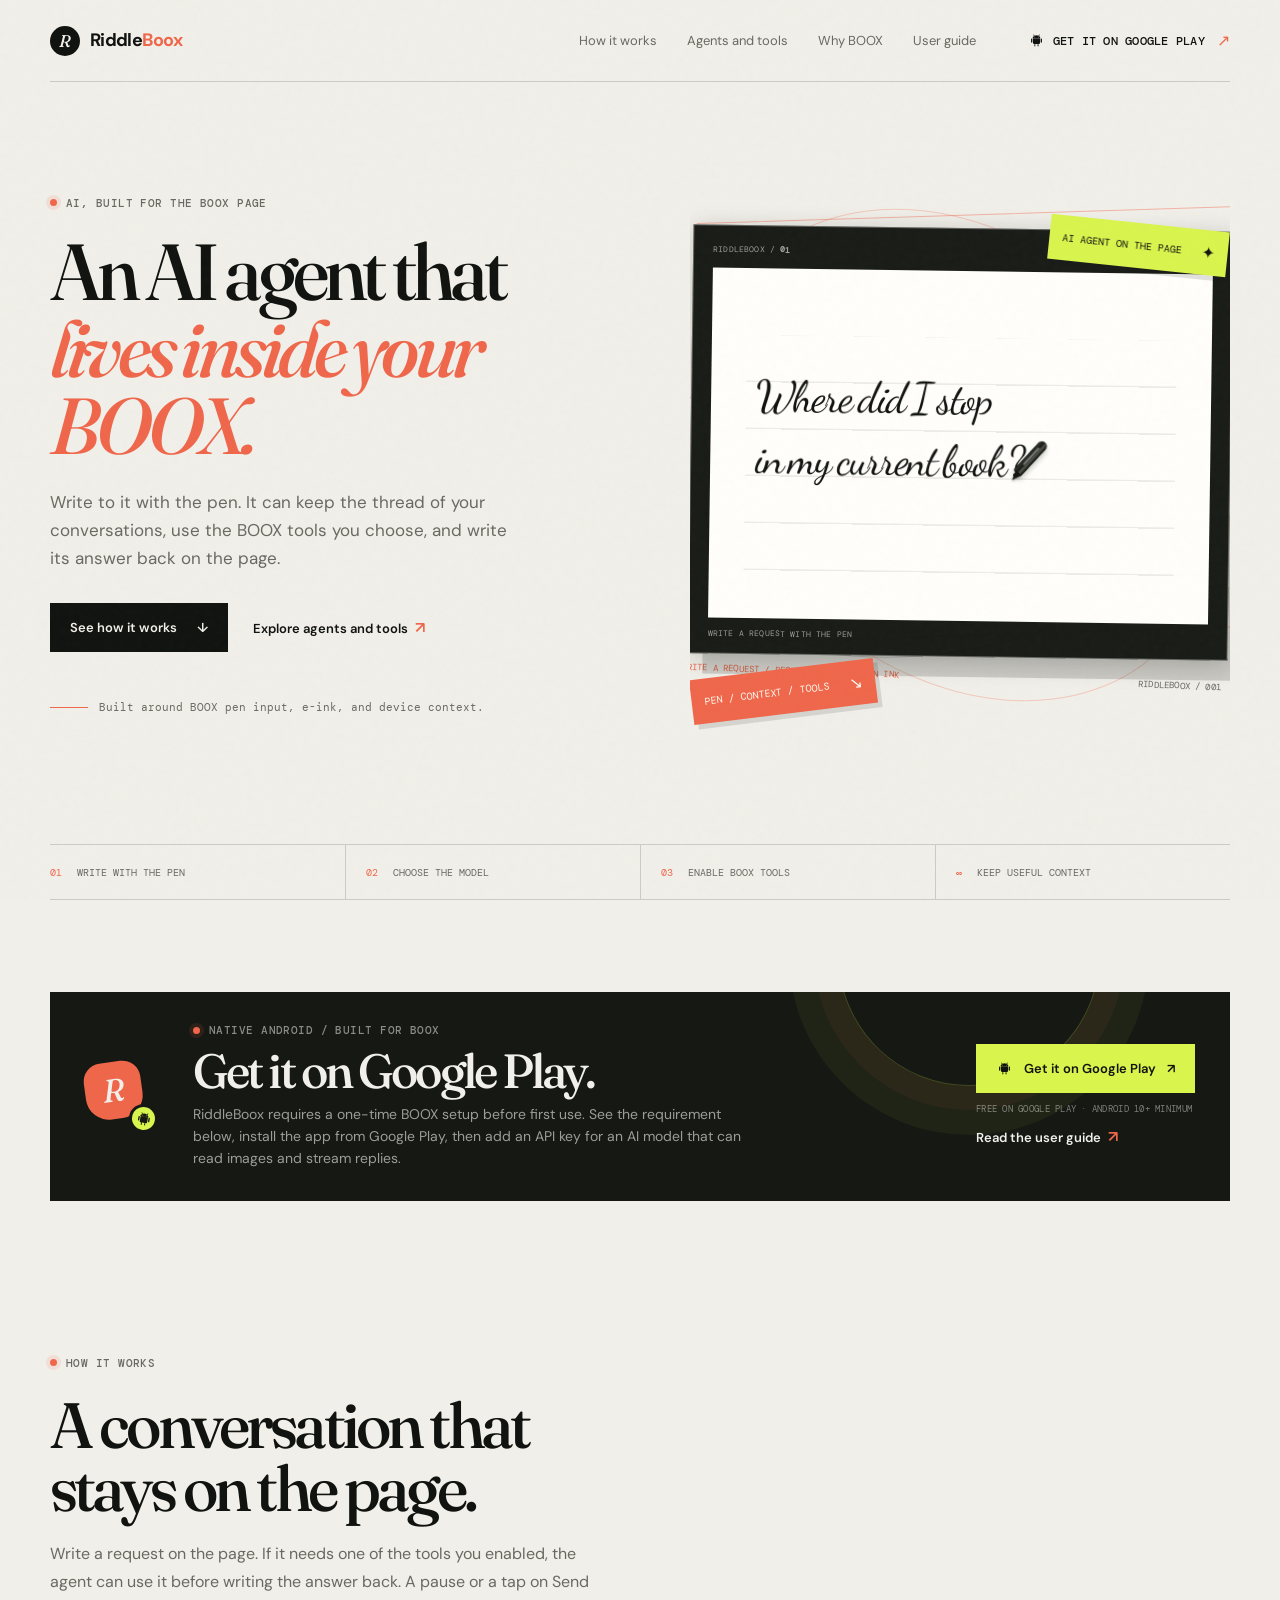
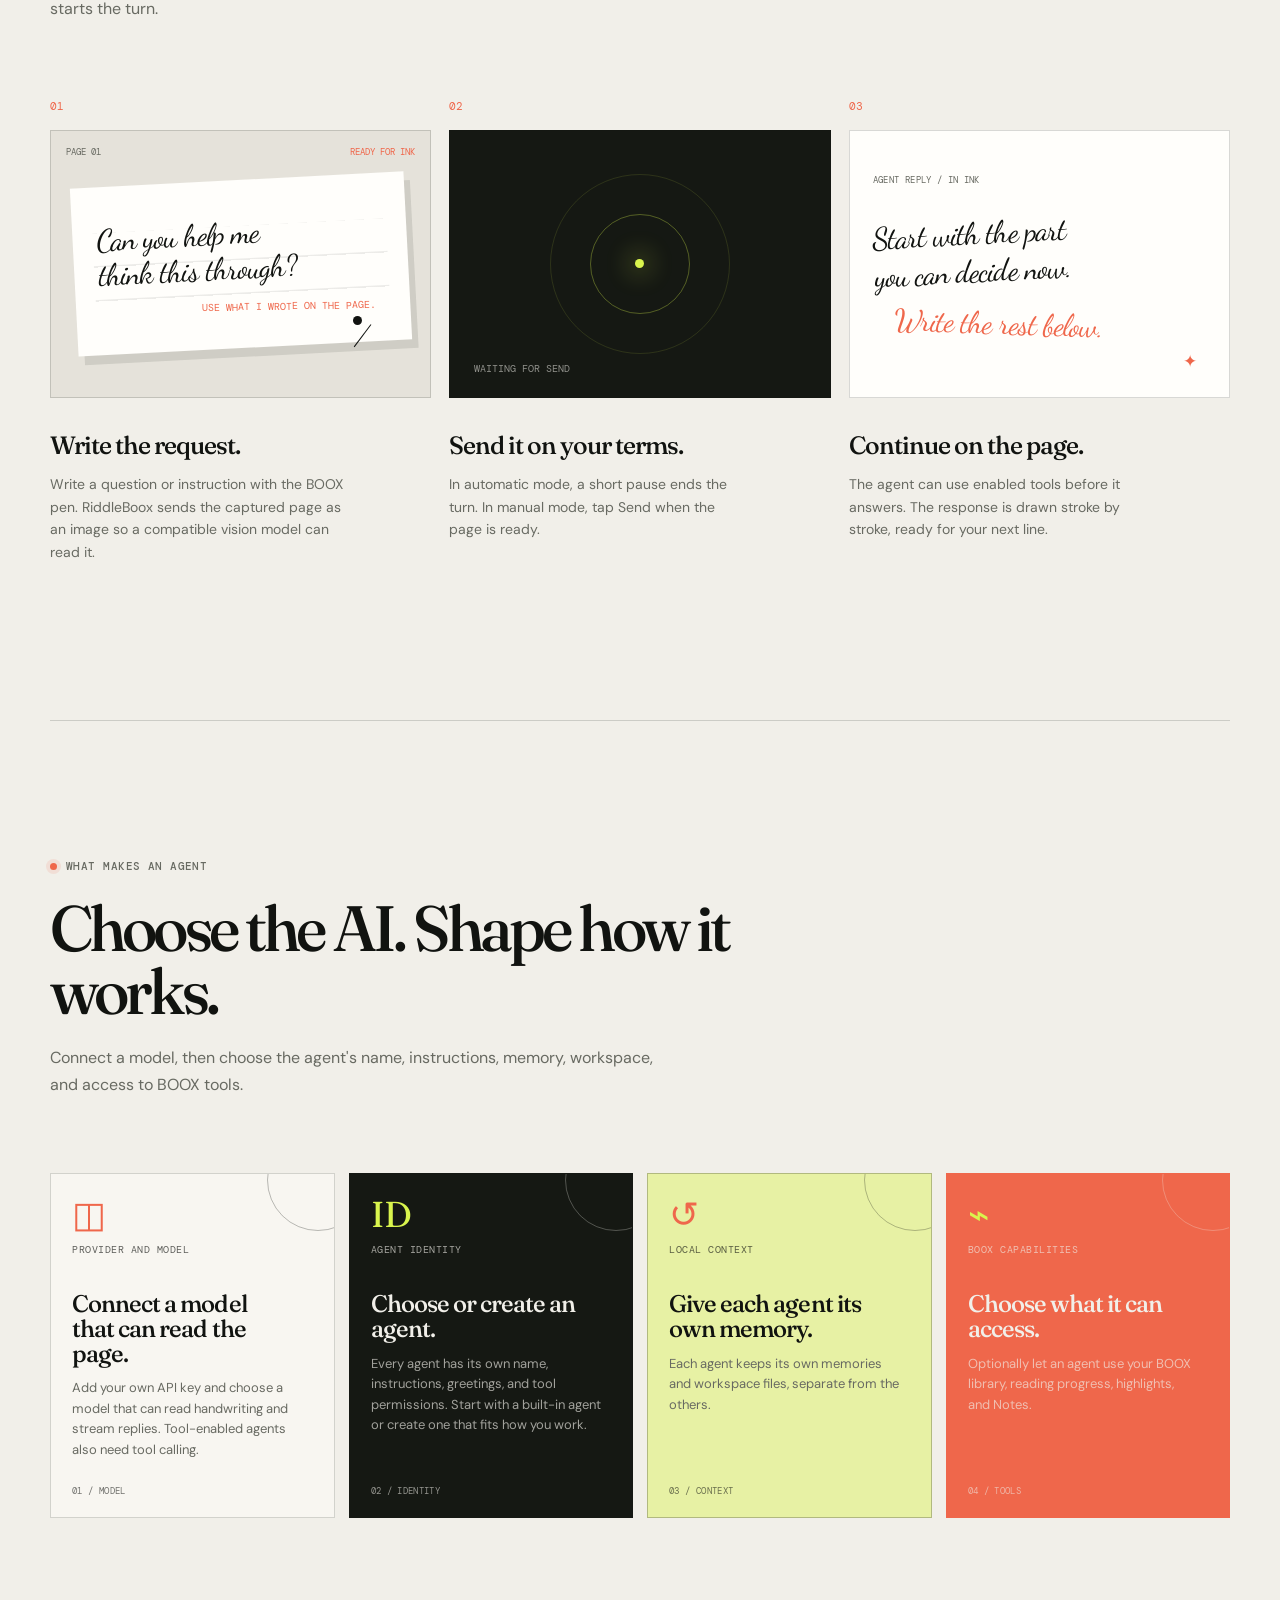
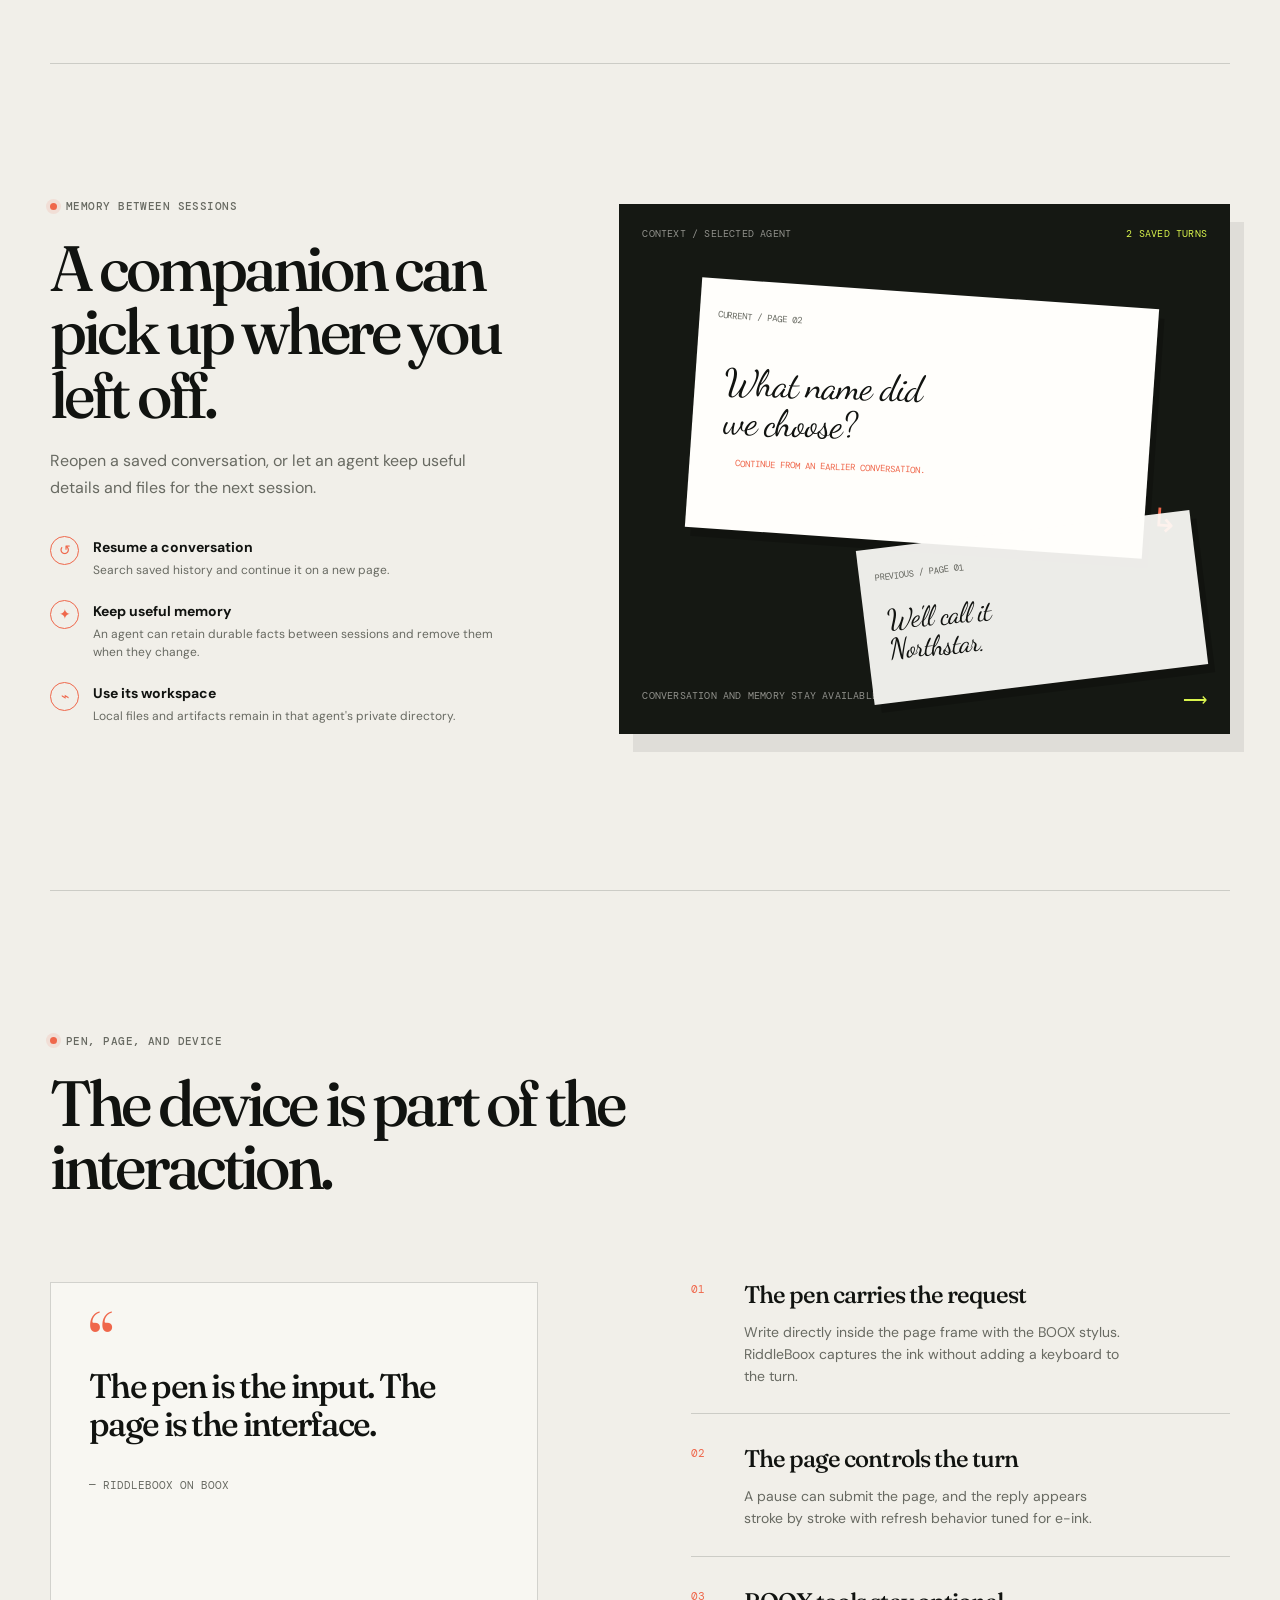
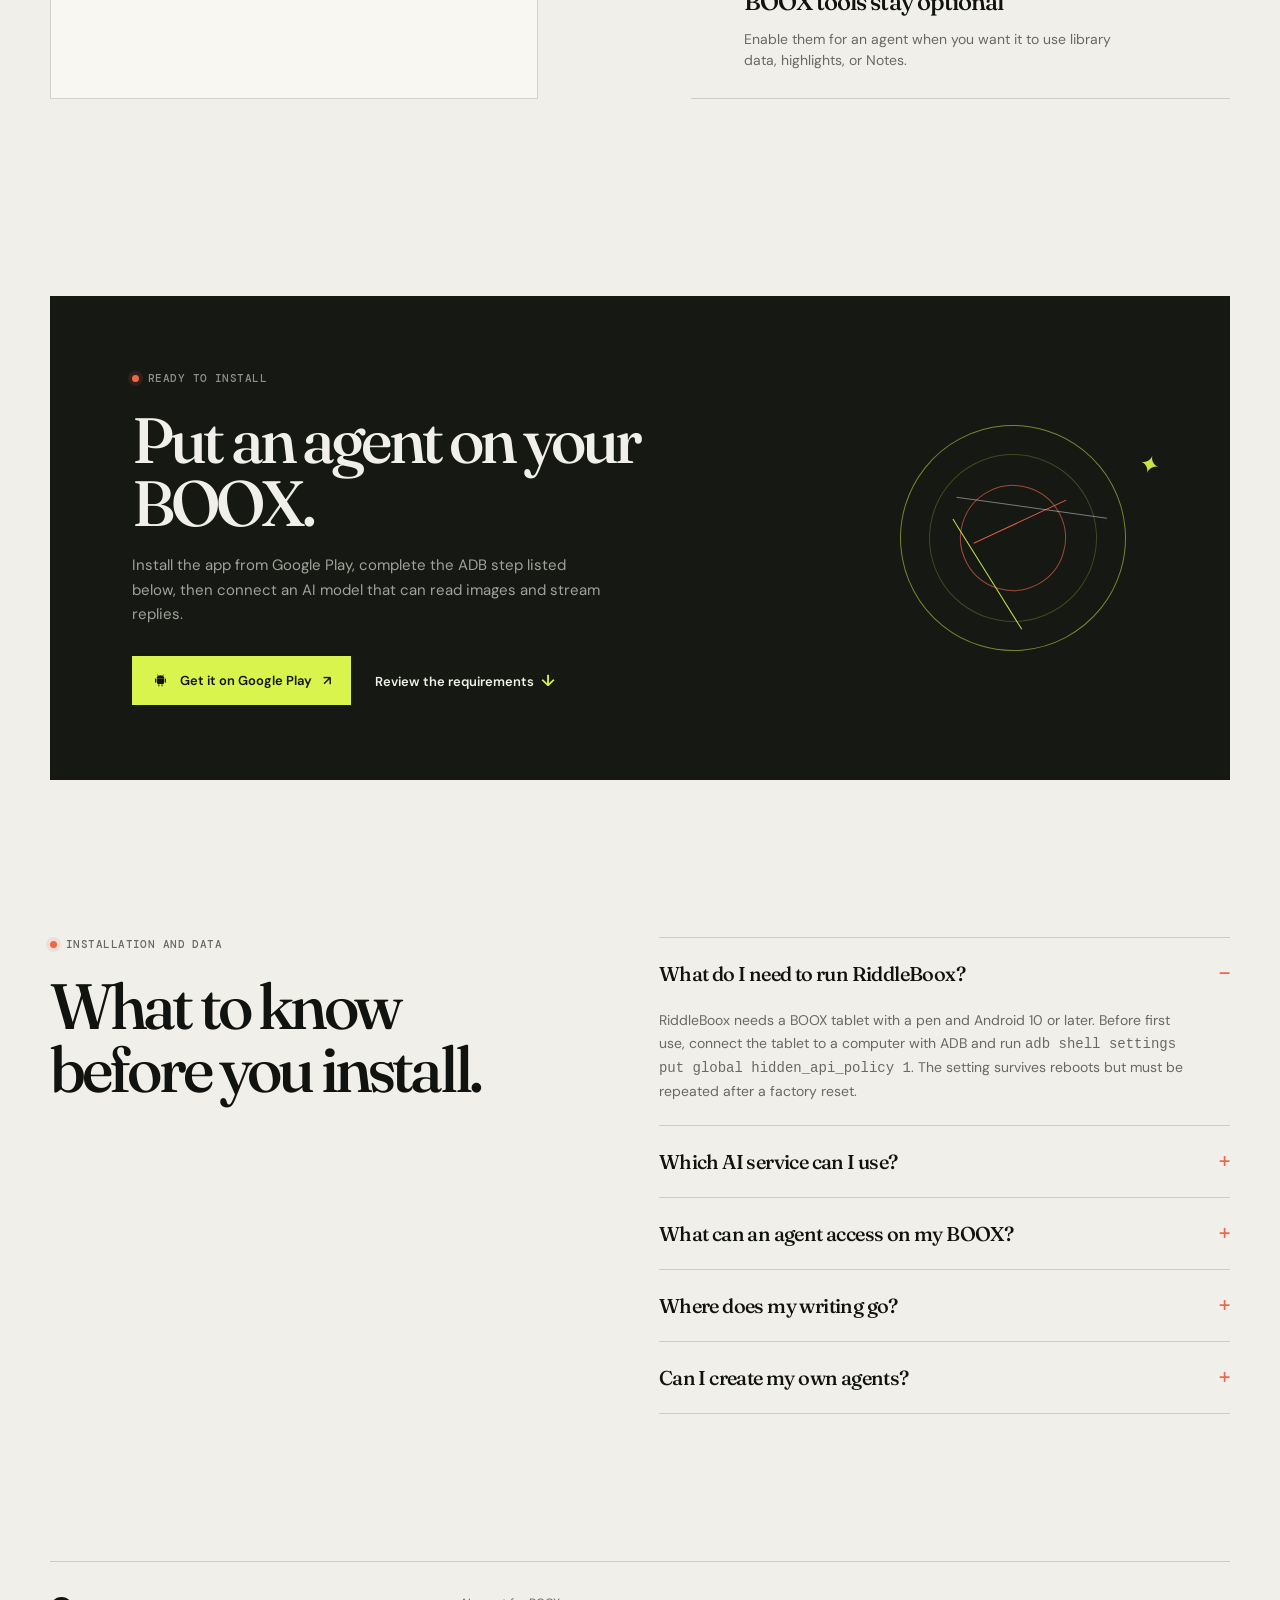
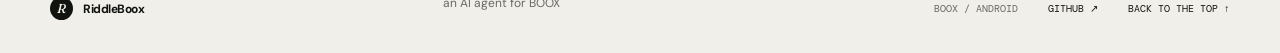
<file: pages/index.html>
<!doctype html>
<html lang="en">
  <head>
    <meta charset="utf-8" />
    <meta name="viewport" content="width=device-width, initial-scale=1" />
    <meta name="theme-color" content="#f1efe9" />
    <meta
      name="description"
      content="RiddleBoox puts an AI agent on your BOOX. Write with the pen, let it use the tools you choose, and get the answer back in ink."
    />
    <meta property="og:title" content="RiddleBoox — an AI agent for BOOX" />
    <meta
      property="og:description"
      content="Write on a BOOX page. Your selected agent reads the request, uses the tools you enable, and writes the answer back in ink."
    />
    <meta property="og:type" content="website" />
    <title>RiddleBoox — an AI agent for BOOX</title>
    <link rel="preconnect" href="https://fonts.googleapis.com" />
    <link rel="preconnect" href="https://fonts.gstatic.com" crossorigin />
    <link
      href="https://fonts.googleapis.com/css2?family=DM+Mono:wght@400;500&family=DM+Sans:wght@400;500;600;700&family=Fraunces:opsz,wght@9..144,500;9..144,600&display=swap"
      rel="stylesheet"
    />
    <link rel="stylesheet" href="styles.css?v=2" />
    <script src="script.js?v=5" defer></script>
  </head>
  <body>
    <div class="noise" aria-hidden="true"></div>

    <header class="site-header">
      <a class="brand" href="#top" aria-label="RiddleBoox home page">
        <span class="brand-mark">R</span>
        <span class="brand-name">Riddle<span>Boox</span></span>
      </a>
      <nav class="nav-links" aria-label="RiddleBoox site navigation">
        <a href="#ritual">How it works</a>
        <a href="#companion">Agents and tools</a>
        <a href="#boox">Why BOOX</a>
        <a href="guide.html">User guide</a>
      </nav>
      <a class="nav-cta nav-download" href="#download" data-android-download>
        <svg class="android-icon" viewBox="0 0 24 24" aria-hidden="true">
          <path fill="currentColor" d="M8.4 5.7 7.3 3.9l.8-.5 1.1 1.8a6.1 6.1 0 0 1 5.6 0l1.1-1.8.8.5-1.1 1.8a5.7 5.7 0 0 1 2.1 3H6.3a5.7 5.7 0 0 1 2.1-3ZM5.2 9c.5 0 .9.4.9.9v4.2c0 .5-.4.9-.9.9s-.9-.4-.9-.9V9.9c0-.5.4-.9.9-.9Zm13.6 0c.5 0 .9.4.9.9v4.2c0 .5-.4.9-.9.9s-.9-.4-.9-.9V9.9c0-.5.4-.9.9-.9ZM7 9.1h10v6.6c0 .7-.5 1.2-1.2 1.2H8.2c-.7 0-1.2-.5-1.2-1.2V9.1Zm2.1 8.1h1.3v2.2c0 .5-.3.9-.7.9s-.7-.4-.7-.9v-2.2Zm4.5 0h1.3v2.2c0 .5-.3.9-.7.9s-.7-.4-.7-.9v-2.2Z" />
          <circle cx="9.2" cy="7.1" r=".55" fill="var(--paper)" />
          <circle cx="14.8" cy="7.1" r=".55" fill="var(--paper)" />
        </svg>
        Get it on Google Play <span aria-hidden="true">↗</span>
      </a>
    </header>

    <main id="top">
      <section class="hero section-shell">
        <div class="hero-copy reveal">
          <p class="eyebrow"><span class="eyebrow-dot"></span> AI, built for the BOOX page</p>
          <h1>An AI agent that <em>lives inside your BOOX.</em></h1>
          <p class="hero-lede">
            Write to it with the pen. It can keep the thread of your conversations, use the BOOX tools
            you choose, and write its answer back on the page.
          </p>
          <div class="hero-actions">
            <a class="button button-primary" href="#ritual">See how it works <span aria-hidden="true">↓</span></a>
            <a class="text-link" href="#companion">Explore agents and tools <span aria-hidden="true">↗</span></a>
          </div>
          <div class="hero-note">
            <span class="line-mark" aria-hidden="true"></span>
            <span>Built around BOOX pen input, e-ink, and device context.</span>
          </div>
        </div>

        <div class="hero-stage hero-stage-image reveal reveal-delay-1" aria-label="A BOOX page showing a written request and an AI answer in ink">
          <div class="stage-orbit orbit-one" aria-hidden="true"></div>
          <div class="stage-orbit orbit-two" aria-hidden="true"></div>
          <figure class="companion-hero-figure">
            <div class="hero-boox-demo" data-state="write" aria-label="Animated demonstration of a RiddleBoox conversation">
              <div class="demo-chrome">
                <span>RIDDLEBOOX / <b data-demo-turn>01</b></span>
                <span class="demo-status" data-demo-status>ready for ink</span>
              </div>
              <div class="demo-page">
                <div class="demo-page-lines" aria-hidden="true"></div>
                <div class="demo-dust" aria-hidden="true">
                  <i style="--dust-x: 16%; --dust-y: 37%; --dust-dx: -28px; --dust-dy: -34px; --dust-delay: 0s"></i>
                  <i style="--dust-x: 24%; --dust-y: 49%; --dust-dx: -18px; --dust-dy: 28px; --dust-delay: .08s"></i>
                  <i style="--dust-x: 34%; --dust-y: 30%; --dust-dx: -8px; --dust-dy: -42px; --dust-delay: .16s"></i>
                  <i style="--dust-x: 43%; --dust-y: 55%; --dust-dx: 4px; --dust-dy: 31px; --dust-delay: .04s"></i>
                  <i style="--dust-x: 51%; --dust-y: 35%; --dust-dx: 13px; --dust-dy: -38px; --dust-delay: .2s"></i>
                  <i style="--dust-x: 59%; --dust-y: 52%; --dust-dx: 27px; --dust-dy: 27px; --dust-delay: .1s"></i>
                  <i style="--dust-x: 68%; --dust-y: 32%; --dust-dx: 36px; --dust-dy: -30px; --dust-delay: .24s"></i>
                  <i style="--dust-x: 76%; --dust-y: 47%; --dust-dx: 22px; --dust-dy: 34px; --dust-delay: .14s"></i>
                  <i style="--dust-x: 29%; --dust-y: 67%; --dust-dx: -32px; --dust-dy: 16px; --dust-delay: .22s"></i>
                  <i style="--dust-x: 47%; --dust-y: 70%; --dust-dx: -4px; --dust-dy: 24px; --dust-delay: .3s"></i>
                  <i style="--dust-x: 63%; --dust-y: 68%; --dust-dx: 31px; --dust-dy: 18px; --dust-delay: .18s"></i>
                </div>
                <div class="demo-copy" data-demo-copy aria-live="polite">Where did I stop in my current book?</div>
                <span class="demo-cursor" aria-hidden="true"></span>
                <span class="demo-thinking-dot" aria-hidden="true"></span>
              </div>
              <div class="demo-caption" data-demo-caption>write a request with the pen</div>
            </div>
            <figcaption><span>write a request / receive an answer in ink</span><span>RIDDLEBOOX / 001</span></figcaption>
          </figure>
          <div class="floating-note note-top"><span>AI agent on the page</span><strong>✦</strong></div>
          <div class="floating-note note-bottom"><span>pen / context / tools</span><strong>↘</strong></div>
        </div>
      </section>

      <section class="signal-row section-shell reveal" aria-label="RiddleBoox product features">
        <div><span>01</span> Write with the pen</div>
        <div><span>02</span> Choose the model</div>
        <div><span>03</span> Enable BOOX tools</div>
        <div><span>∞</span> Keep useful context</div>
      </section>

      <section class="download-prompt section-shell reveal" id="download">
        <div class="download-mark" aria-hidden="true">
          <span class="download-app-mark">R</span>
          <span class="download-android-mark">
            <svg class="android-icon" viewBox="0 0 24 24">
              <path fill="currentColor" d="M8.4 5.7 7.3 3.9l.8-.5 1.1 1.8a6.1 6.1 0 0 1 5.6 0l1.1-1.8.8.5-1.1 1.8a5.7 5.7 0 0 1 2.1 3H6.3a5.7 5.7 0 0 1 2.1-3ZM5.2 9c.5 0 .9.4.9.9v4.2c0 .5-.4.9-.9.9s-.9-.4-.9-.9V9.9c0-.5.4-.9.9-.9Zm13.6 0c.5 0 .9.4.9.9v4.2c0 .5-.4.9-.9.9s-.9-.4-.9-.9V9.9c0-.5.4-.9.9-.9ZM7 9.1h10v6.6c0 .7-.5 1.2-1.2 1.2H8.2c-.7 0-1.2-.5-1.2-1.2V9.1Zm2.1 8.1h1.3v2.2c0 .5-.3.9-.7.9s-.7-.4-.7-.9v-2.2Zm4.5 0h1.3v2.2c0 .5-.3.9-.7.9s-.7-.4-.7-.9v-2.2Z" />
              <circle cx="9.2" cy="7.1" r=".55" fill="var(--acid)" />
              <circle cx="14.8" cy="7.1" r=".55" fill="var(--acid)" />
            </svg>
          </span>
        </div>
        <div class="download-copy">
          <p class="eyebrow"><span class="eyebrow-dot"></span> Native Android / built for BOOX</p>
          <h2>Get it on Google Play.</h2>
          <p>RiddleBoox requires a one-time BOOX setup before first use. See the requirement below, install the app from Google Play, then add an API key for an AI model that can read images and stream replies.</p>
        </div>
        <div class="download-actions">
          <a class="button button-download is-pending" href="#download" data-android-download aria-describedby="download-note">
            <svg class="android-icon" viewBox="0 0 24 24" aria-hidden="true">
              <path fill="currentColor" d="M8.4 5.7 7.3 3.9l.8-.5 1.1 1.8a6.1 6.1 0 0 1 5.6 0l1.1-1.8.8.5-1.1 1.8a5.7 5.7 0 0 1 2.1 3H6.3a5.7 5.7 0 0 1 2.1-3ZM5.2 9c.5 0 .9.4.9.9v4.2c0 .5-.4.9-.9.9s-.9-.4-.9-.9V9.9c0-.5.4-.9.9-.9Zm13.6 0c.5 0 .9.4.9.9v4.2c0 .5-.4.9-.9.9s-.9-.4-.9-.9V9.9c0-.5.4-.9.9-.9ZM7 9.1h10v6.6c0 .7-.5 1.2-1.2 1.2H8.2c-.7 0-1.2-.5-1.2-1.2V9.1Zm2.1 8.1h1.3v2.2c0 .5-.3.9-.7.9s-.7-.4-.7-.9v-2.2Zm4.5 0h1.3v2.2c0 .5-.3.9-.7.9s-.7-.4-.7-.9v-2.2Z" />
              <circle cx="9.2" cy="7.1" r=".55" fill="var(--acid)" />
              <circle cx="14.8" cy="7.1" r=".55" fill="var(--acid)" />
            </svg>
            Get it on Google Play <span aria-hidden="true">↗</span>
          </a>
          <span class="download-note" id="download-note">Free on Google Play · Android 10+ minimum</span>
          <a class="text-link" href="guide.html">Read the user guide <span aria-hidden="true">↗</span></a>
        </div>
      </section>

      <section class="ritual section-shell" id="ritual">
        <div class="section-intro reveal">
          <p class="eyebrow"><span class="eyebrow-dot"></span> How it works</p>
          <h2>A conversation that stays on the page.</h2>
          <p>
            Write a request on the page. If it needs one of the tools you enabled, the agent can use it
            before writing the answer back. A pause or a tap on Send starts the turn.
          </p>
        </div>

        <div class="ritual-grid">
          <article class="ritual-card reveal">
            <div class="card-number">01</div>
            <div class="card-visual card-visual-write">
              <div class="tiny-chrome"><span>page 01</span><span>ready for ink</span></div>
              <div class="sample-page sample-page-write">
                <span class="sample-script">Can you help me<br />think this through?</span>
                <span class="sample-note">Use what I wrote on the page.</span>
              </div>
              <span class="ink-cursor" aria-hidden="true"></span>
            </div>
            <h3>Write the request.</h3>
            <p>Write a question or instruction with the BOOX pen. RiddleBoox sends the captured page as an image so a compatible vision model can read it.</p>
          </article>

          <article class="ritual-card reveal reveal-delay-1">
            <div class="card-number">02</div>
            <div class="card-visual card-visual-think">
              <div class="pulse-dot"></div>
              <div class="pulse-ring ring-a"></div>
              <div class="pulse-ring ring-b"></div>
              <span class="thinking-label">waiting for send</span>
            </div>
            <h3>Send it on your terms.</h3>
            <p>In automatic mode, a short pause ends the turn. In manual mode, tap Send when the page is ready.</p>
          </article>

          <article class="ritual-card reveal reveal-delay-2">
            <div class="card-number">03</div>
            <div class="card-visual card-visual-reply">
              <div class="reply-meta">agent reply / in ink</div>
              <div class="reply-line reply-line-a">Start with the part<br />you can decide now.</div>
              <div class="reply-line reply-line-b">Write the rest below.</div>
              <span class="reply-pencil" aria-hidden="true">✦</span>
            </div>
            <h3>Continue on the page.</h3>
            <p>The agent can use enabled tools before it answers. The response is drawn stroke by stroke, ready for your next line.</p>
          </article>
        </div>
      </section>

      <section class="companion section-shell" id="companion">
        <div class="section-intro reveal">
          <p class="eyebrow"><span class="eyebrow-dot"></span> What makes an agent</p>
          <h2>Choose the AI. Shape how it works.</h2>
          <p>
            Connect a model, then choose the agent's name, instructions, memory, workspace, and access
            to BOOX tools.
          </p>
        </div>
        <div class="companion-grid">
          <article class="companion-card companion-card-teacher reveal">
            <div class="companion-symbol">◫</div>
            <p class="companion-role">Provider and model</p>
            <h3>Connect a model that can read the page.</h3>
            <p>Add your own API key and choose a model that can read handwriting and stream replies. Tool-enabled agents also need tool calling.</p>
            <span class="companion-index">01 / model</span>
          </article>
          <article class="companion-card companion-card-friend reveal reveal-delay-1">
            <div class="companion-symbol">ID</div>
            <p class="companion-role">Agent identity</p>
            <h3>Choose or create an agent.</h3>
            <p>Every agent has its own name, instructions, greetings, and tool permissions. Start with a built-in agent or create one that fits how you work.</p>
            <span class="companion-index">02 / identity</span>
          </article>
          <article class="companion-card companion-card-reader reveal reveal-delay-2">
            <div class="companion-symbol">↺</div>
            <p class="companion-role">Local context</p>
            <h3>Give each agent its own memory.</h3>
            <p>Each agent keeps its own memories and workspace files, separate from the others.</p>
            <span class="companion-index">03 / context</span>
          </article>
          <article class="companion-card companion-card-operator reveal reveal-delay-1">
            <div class="companion-symbol">⌁</div>
            <p class="companion-role">BOOX capabilities</p>
            <h3>Choose what it can access.</h3>
            <p>Optionally let an agent use your BOOX library, reading progress, highlights, and Notes.</p>
            <span class="companion-index">04 / tools</span>
          </article>
        </div>
      </section>

      <section class="inside section-shell" id="inside">
        <div class="inside-copy reveal">
          <p class="eyebrow"><span class="eyebrow-dot"></span> Memory between sessions</p>
          <h2>A companion can pick up where you left off.</h2>
          <p>
            Reopen a saved conversation, or let an agent keep useful details and files for the next
            session.
          </p>
          <div class="feature-list">
            <div class="feature-item">
              <span class="feature-icon">↺</span>
              <div><strong>Resume a conversation</strong><span>Search saved history and continue it on a new page.</span></div>
            </div>
            <div class="feature-item">
              <span class="feature-icon">✦</span>
              <div><strong>Keep useful memory</strong><span>An agent can retain durable facts between sessions and remove them when they change.</span></div>
            </div>
            <div class="feature-item">
              <span class="feature-icon">⌁</span>
              <div><strong>Use its workspace</strong><span>Local files and artifacts remain in that agent's private directory.</span></div>
            </div>
          </div>
        </div>

        <div class="memory-card reveal reveal-delay-1">
          <div class="memory-header">
            <span>context / selected agent</span>
            <span class="memory-status">2 saved turns</span>
          </div>
          <div class="memory-page memory-page-main">
            <span class="page-index">current / page 02</span>
            <div class="memory-script memory-script-main">What name did<br />we choose?</div>
            <div class="memory-note">Continue from an earlier conversation.</div>
            <span class="memory-arrow">↳</span>
          </div>
          <div class="memory-page memory-page-small">
            <span class="page-index">previous / page 01</span>
            <div class="memory-script memory-script-small">We'll call it<br />Northstar.</div>
          </div>
          <div class="memory-foot"><span>conversation and memory stay available</span><span>⟶</span></div>
        </div>
      </section>

      <section class="boox section-shell" id="boox">
        <div class="boox-heading reveal">
          <p class="eyebrow"><span class="eyebrow-dot"></span> Pen, page, and device</p>
          <h2>The device is part of the interaction.</h2>
        </div>
        <div class="boox-layout">
          <div class="boox-quote reveal">
            <div class="quote-mark">“</div>
            <blockquote>The pen is the input. The page is the interface.</blockquote>
            <div class="quote-signature">— RiddleBoox on BOOX</div>
          </div>
          <div class="boox-points reveal reveal-delay-1">
            <div class="boox-point"><span>01</span><div><h3>The pen carries the request</h3><p>Write directly inside the page frame with the BOOX stylus. RiddleBoox captures the ink without adding a keyboard to the turn.</p></div></div>
            <div class="boox-point"><span>02</span><div><h3>The page controls the turn</h3><p>A pause can submit the page, and the reply appears stroke by stroke with refresh behavior tuned for e-ink.</p></div></div>
            <div class="boox-point"><span>03</span><div><h3>BOOX tools stay optional</h3><p>Enable them for an agent when you want it to use library data, highlights, or Notes.</p></div></div>
          </div>
        </div>
      </section>

      <section class="start section-shell" id="start">
        <div class="start-panel reveal">
          <div class="start-copy">
            <p class="eyebrow eyebrow-light"><span class="eyebrow-dot"></span> Ready to install</p>
            <h2>Put an agent on your BOOX.</h2>
            <p>Install the app from Google Play, complete the ADB step listed below, then connect an AI model that can read images and stream replies.</p>
            <div class="start-actions">
              <a class="button button-light button-download" href="#download" data-android-download>
                <svg class="android-icon" viewBox="0 0 24 24" aria-hidden="true">
                  <path fill="currentColor" d="M8.4 5.7 7.3 3.9l.8-.5 1.1 1.8a6.1 6.1 0 0 1 5.6 0l1.1-1.8.8.5-1.1 1.8a5.7 5.7 0 0 1 2.1 3H6.3a5.7 5.7 0 0 1 2.1-3ZM5.2 9c.5 0 .9.4.9.9v4.2c0 .5-.4.9-.9.9s-.9-.4-.9-.9V9.9c0-.5.4-.9.9-.9Zm13.6 0c.5 0 .9.4.9.9v4.2c0 .5-.4.9-.9.9s-.9-.4-.9-.9V9.9c0-.5.4-.9.9-.9ZM7 9.1h10v6.6c0 .7-.5 1.2-1.2 1.2H8.2c-.7 0-1.2-.5-1.2-1.2V9.1Zm2.1 8.1h1.3v2.2c0 .5-.3.9-.7.9s-.7-.4-.7-.9v-2.2Zm4.5 0h1.3v2.2c0 .5-.3.9-.7.9s-.7-.4-.7-.9v-2.2Z" />
                  <circle cx="9.2" cy="7.1" r=".55" fill="var(--ink)" />
                  <circle cx="14.8" cy="7.1" r=".55" fill="var(--ink)" />
                </svg>
                Get it on Google Play <span aria-hidden="true">↗</span>
              </a>
              <a class="light-link" href="#faq">Review the requirements <span aria-hidden="true">↓</span></a>
            </div>
          </div>
          <div class="start-glyph" aria-hidden="true">
            <span class="glyph-circle"></span>
            <span class="glyph-line glyph-line-1"></span>
            <span class="glyph-line glyph-line-2"></span>
            <span class="glyph-line glyph-line-3"></span>
            <span class="glyph-star">✦</span>
          </div>
        </div>
      </section>

      <section class="faq section-shell" id="faq">
        <div class="section-intro reveal">
          <p class="eyebrow"><span class="eyebrow-dot"></span> Installation and data</p>
          <h2>What to know before you install.</h2>
        </div>
        <div class="faq-list reveal reveal-delay-1">
          <details open>
            <summary>What do I need to run RiddleBoox?</summary>
            <p>RiddleBoox needs a BOOX tablet with a pen and Android 10 or later. Before first use, connect the tablet to a computer with ADB and run <code>adb shell settings put global hidden_api_policy 1</code>. The setting survives reboots but must be repeated after a factory reset.</p>
          </details>
          <details>
            <summary>Which AI service can I use?</summary>
            <p>You bring your own API key. The endpoint and model must accept the app's OpenAI-compatible request format, read images, and stream replies. To use agent tools, they must also support tool calling.</p>
          </details>
          <details>
            <summary>What can an agent access on my BOOX?</summary>
            <p>Every agent has local memory and a private workspace. Optional capabilities can add access to the BOOX library, reading progress, highlights, and Notes; you choose which agent receives them.</p>
          </details>
          <details>
            <summary>Where does my writing go?</summary>
            <p>Agent definitions, conversation history, memory, and workspace files are stored locally. For each turn, the page image and relevant conversation, memory, and tool context go directly to the AI provider you configured. There is no RiddleBoox server.</p>
          </details>
          <details>
            <summary>Can I create my own agents?</summary>
            <p>Yes. Start with a built-in agent or create one with its own name, instructions, greetings, local workspace, memory, and selected BOOX capabilities.</p>
          </details>
        </div>
      </section>
    </main>

    <footer class="site-footer section-shell">
      <div class="footer-brand"><span class="brand-mark">R</span><span>RiddleBoox</span></div>
      <p>an AI agent for BOOX</p>
      <div class="footer-right"><span>BOOX / ANDROID</span><a href="https://github.com/nguyenvanduocit/RiddleBoox">GitHub ↗</a><a href="#top">Back to the top ↑</a></div>
    </footer>
  </body>
</html>
</file>
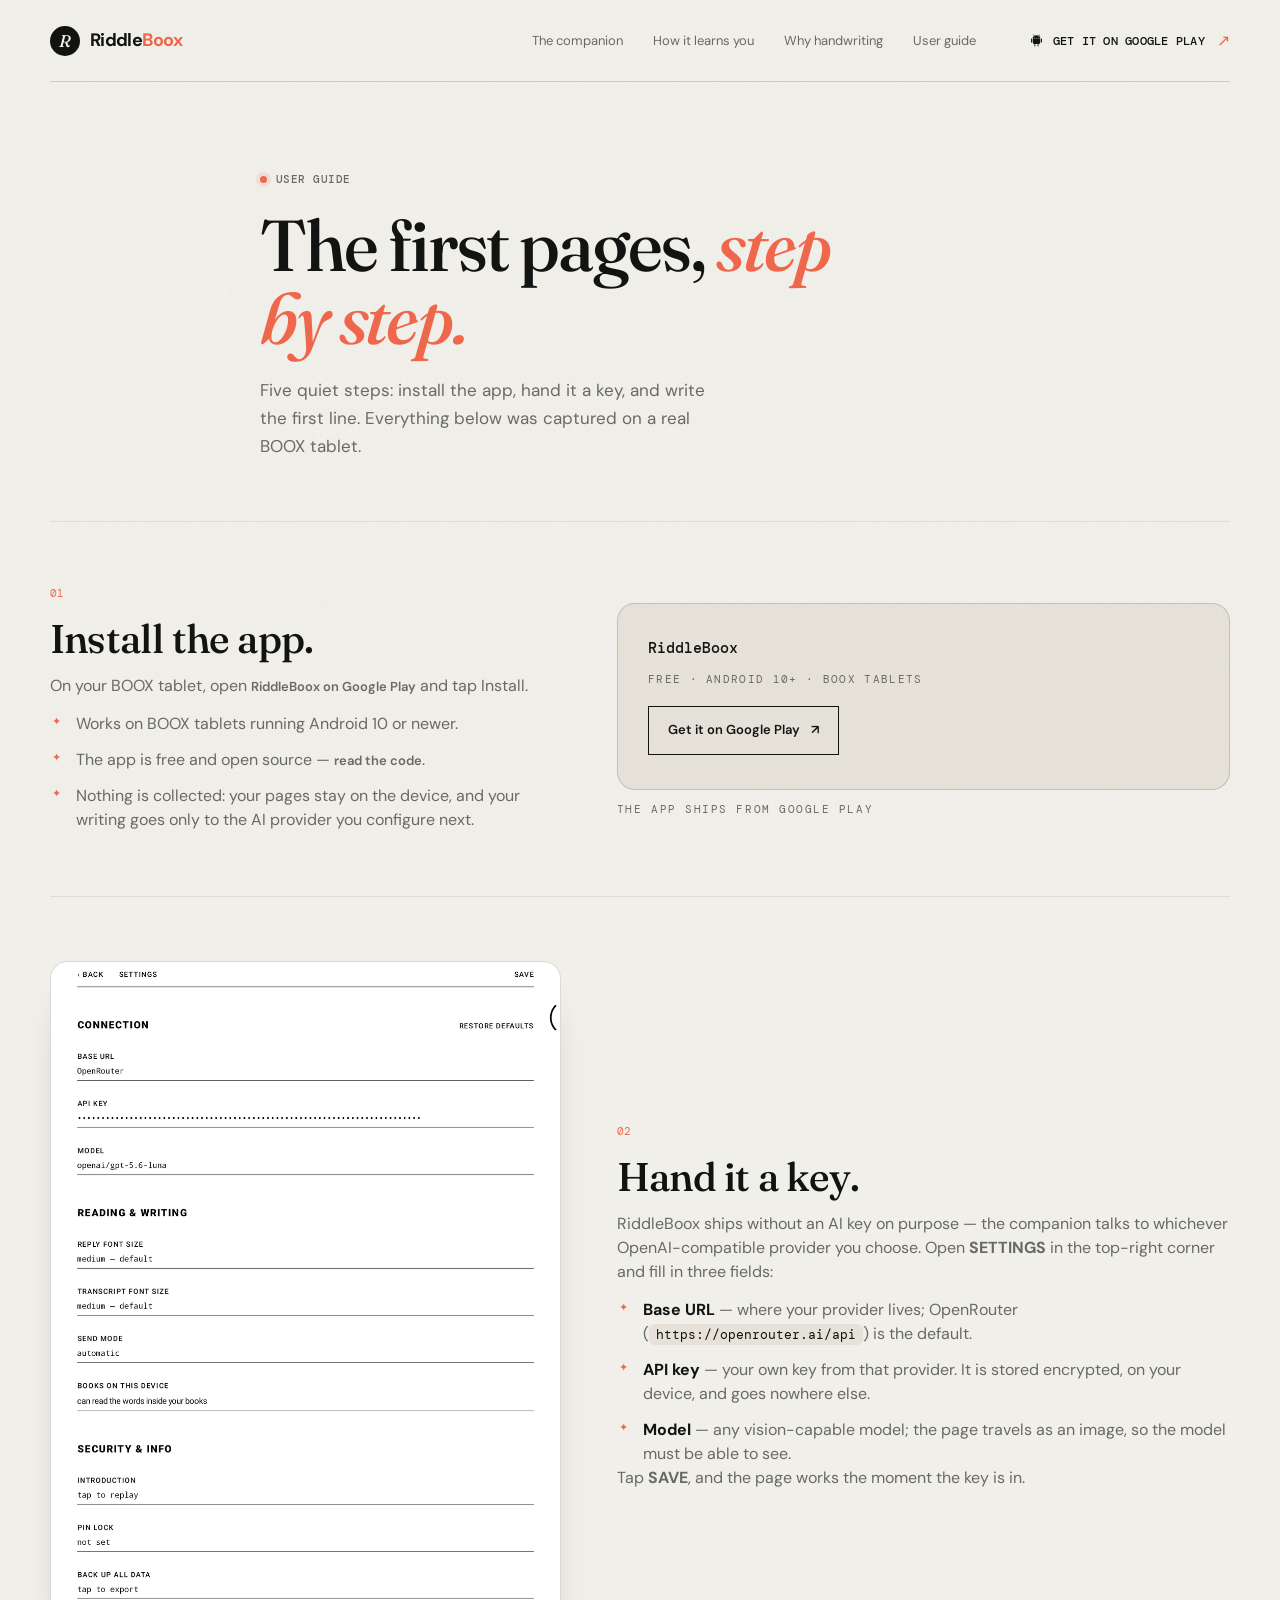
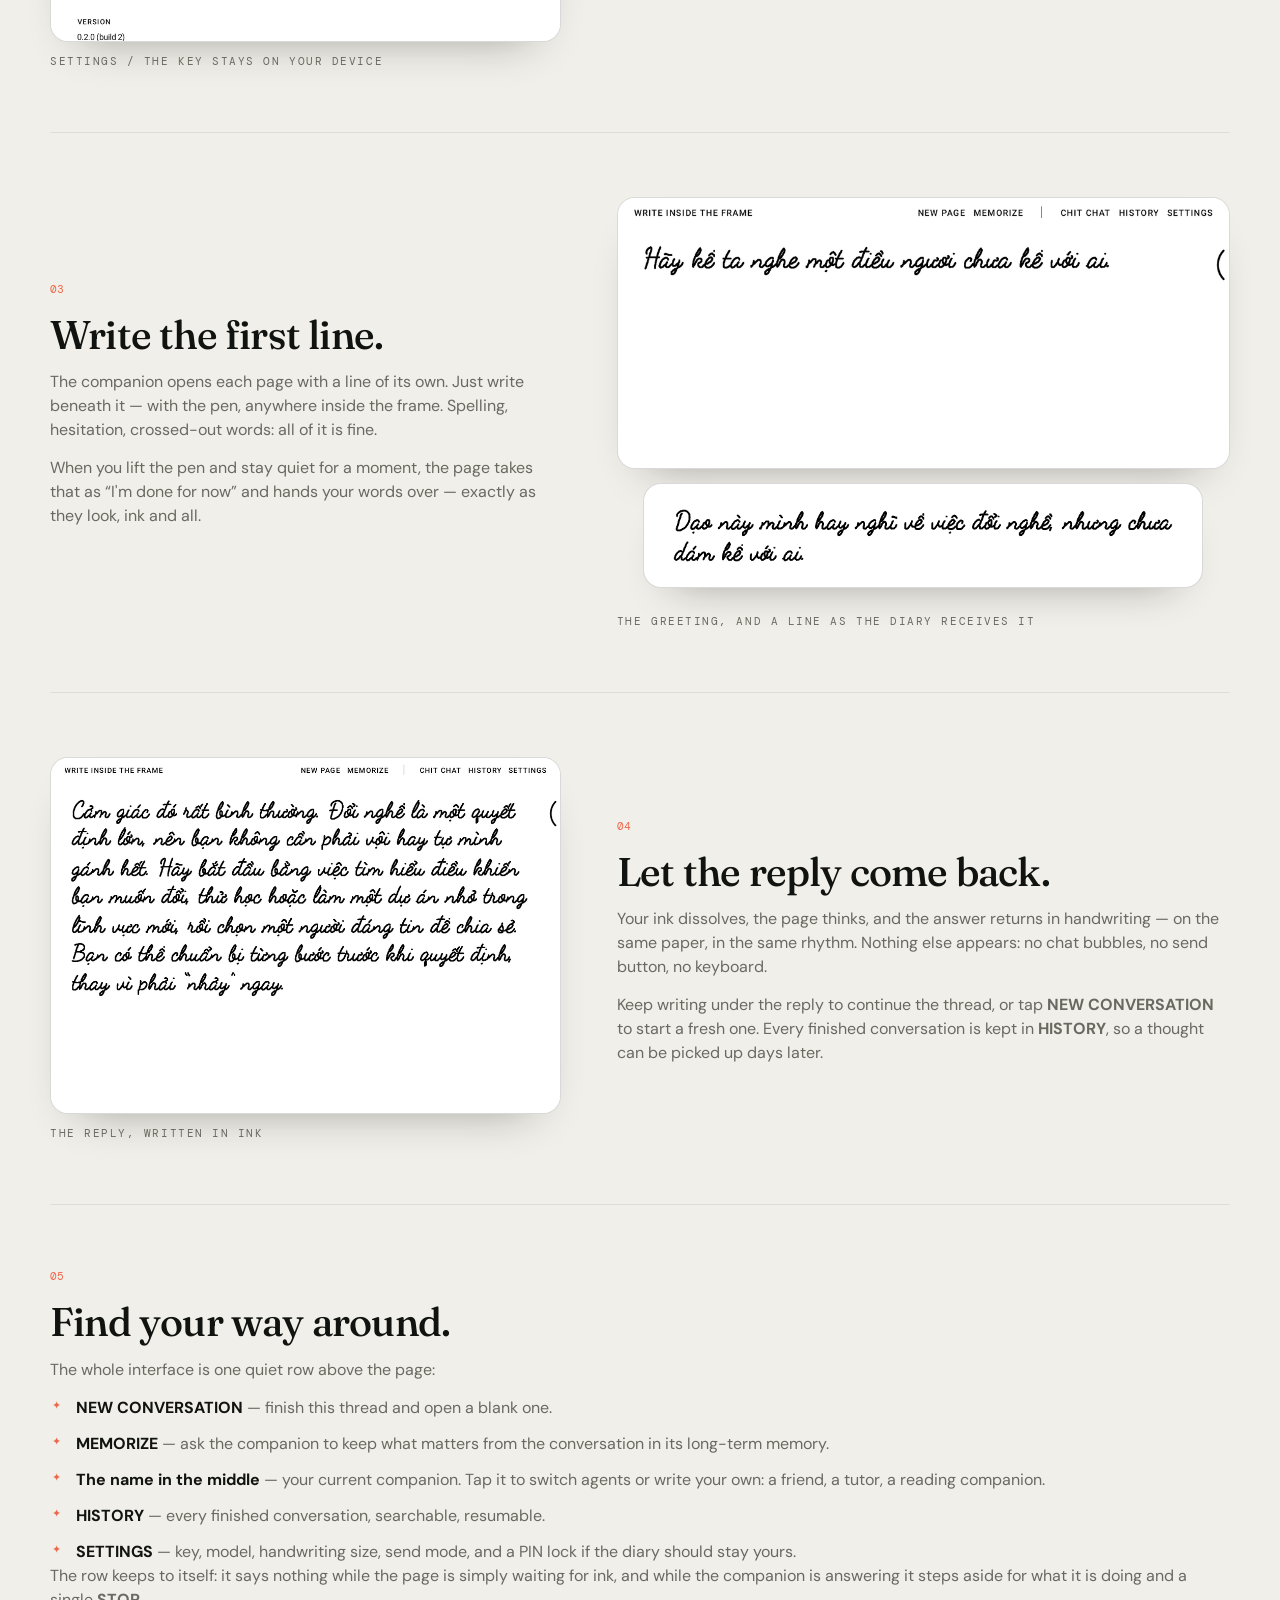
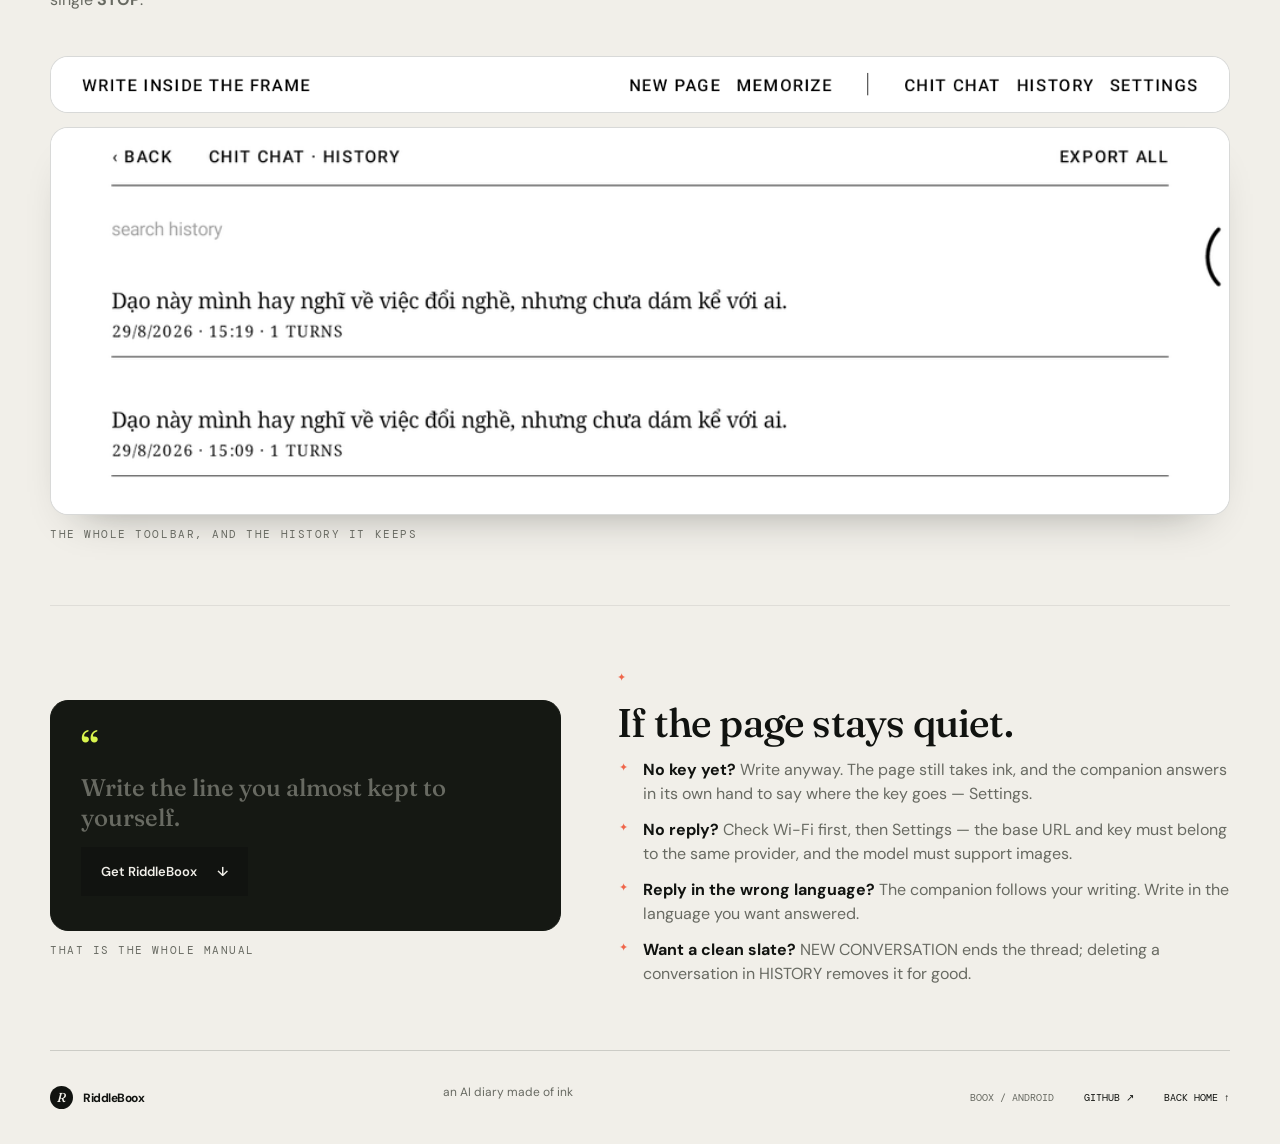
<file: pages/guide.html>
<!doctype html>
<html lang="en">
  <head>
    <meta charset="utf-8" />
    <meta name="viewport" content="width=device-width, initial-scale=1" />
    <meta name="theme-color" content="#f1efe9" />
    <meta
      name="description"
      content="How to install RiddleBoox on a BOOX tablet, connect your own API key, and write your first page."
    />
    <meta property="og:title" content="RiddleBoox — user guide" />
    <meta
      property="og:description"
      content="Install the app, add your key, write a page, and let the reply come back in ink."
    />
    <meta property="og:type" content="website" />
    <title>RiddleBoox — user guide</title>
    <link rel="preconnect" href="https://fonts.googleapis.com" />
    <link rel="preconnect" href="https://fonts.gstatic.com" crossorigin />
    <link
      href="https://fonts.googleapis.com/css2?family=DM+Mono:wght@400;500&family=DM+Sans:wght@400;500;600;700&family=Fraunces:opsz,wght@9..144,500;9..144,600&display=swap"
      rel="stylesheet"
    />
    <link rel="stylesheet" href="styles.css?v=2" />
    <script src="script.js?v=5" defer></script>
  </head>
  <body>
    <div class="noise" aria-hidden="true"></div>

    <header class="site-header">
      <a class="brand" href="index.html" aria-label="RiddleBoox home">
        <span class="brand-mark">R</span>
        <span class="brand-name">Riddle<span>Boox</span></span>
      </a>
      <nav class="nav-links" aria-label="Main navigation">
        <a href="index.html#companion">The companion</a>
        <a href="index.html#inside">How it learns you</a>
        <a href="index.html#boox">Why handwriting</a>
        <a href="guide.html" aria-current="page">User guide</a>
      </nav>
      <a class="nav-cta nav-download" href="index.html#download" data-android-download>
        <svg class="android-icon" viewBox="0 0 24 24" aria-hidden="true">
          <path fill="currentColor" d="M8.4 5.7 7.3 3.9l.8-.5 1.1 1.8a6.1 6.1 0 0 1 5.6 0l1.1-1.8.8.5-1.1 1.8a5.7 5.7 0 0 1 2.1 3H6.3a5.7 5.7 0 0 1 2.1-3ZM5.2 9c.5 0 .9.4.9.9v4.2c0 .5-.4.9-.9.9s-.9-.4-.9-.9V9.9c0-.5.4-.9.9-.9Zm13.6 0c.5 0 .9.4.9.9v4.2c0 .5-.4.9-.9.9s-.9-.4-.9-.9V9.9c0-.5.4-.9.9-.9ZM7 9.1h10v6.6c0 .7-.5 1.2-1.2 1.2H8.2c-.7 0-1.2-.5-1.2-1.2V9.1Zm2.1 8.1h1.3v2.2c0 .5-.3.9-.7.9s-.7-.4-.7-.9v-2.2Zm4.5 0h1.3v2.2c0 .5-.3.9-.7.9s-.7-.4-.7-.9v-2.2Z" />
          <circle cx="9.2" cy="7.1" r=".55" fill="var(--paper)" />
          <circle cx="14.8" cy="7.1" r=".55" fill="var(--paper)" />
        </svg>
        Get it on Google Play <span aria-hidden="true">↗</span>
      </a>
    </header>

    <main id="top">
      <section class="guide-hero section-shell reveal">
        <p class="eyebrow"><span class="eyebrow-dot"></span> User guide</p>
        <h1>The first pages, <em>step by step.</em></h1>
        <p class="hero-lede">
          Five quiet steps: install the app, hand it a key, and write the first line.
          Everything below was captured on a real BOOX tablet.
        </p>
      </section>

      <section class="guide-step section-shell reveal" id="install">
        <div class="guide-step-copy">
          <div class="card-number">01</div>
          <h2>Install the app.</h2>
          <p>
            On your BOOX tablet, open
            <a class="text-link" href="#" data-android-download>RiddleBoox on Google Play</a>
            and tap Install.
          </p>
          <ul class="guide-list">
            <li>Works on BOOX tablets running Android 10 or newer.</li>
            <li>The app is free and open source — <a class="text-link" href="https://github.com/nguyenvanduocit/RiddleBoox">read the code</a>.</li>
            <li>Nothing is collected: your pages stay on the device, and your writing goes only to the AI provider you configure next.</li>
          </ul>
        </div>
        <figure class="guide-figure guide-figure-plain">
          <div class="guide-download-card">
            <span class="guide-download-name">RiddleBoox</span>
            <span class="guide-download-meta">free · Android 10+ · BOOX tablets</span>
            <a class="button button-download" href="index.html#download" data-android-download>Get it on Google Play <span aria-hidden="true">↗</span></a>
          </div>
          <figcaption>the app ships from Google Play</figcaption>
        </figure>
      </section>

      <section class="guide-step section-shell reveal" id="key">
        <div class="guide-step-copy">
          <div class="card-number">02</div>
          <h2>Hand it a key.</h2>
          <p>
            RiddleBoox ships without an AI key on purpose — the companion talks to
            whichever OpenAI-compatible provider you choose. Open
            <strong>SETTINGS</strong> in the top-right corner and fill in three fields:
          </p>
          <ul class="guide-list">
            <li><strong>Base URL</strong> — where your provider lives; OpenRouter (<code>https://openrouter.ai/api</code>) is the default.</li>
            <li><strong>API key</strong> — your own key from that provider. It is stored encrypted, on your device, and goes nowhere else.</li>
            <li><strong>Model</strong> — any vision-capable model; the page travels as an image, so the model must be able to see.</li>
          </ul>
          <p>Tap <strong>SAVE</strong>, and the page works the moment the key is in.</p>
        </div>
        <figure class="guide-figure">
          <img src="guide-settings.png" alt="RiddleBoox settings screen with base URL, API key, and model fields" loading="lazy" />
          <figcaption>settings / the key stays on your device</figcaption>
        </figure>
      </section>

      <section class="guide-step section-shell reveal" id="write">
        <div class="guide-step-copy">
          <div class="card-number">03</div>
          <h2>Write the first line.</h2>
          <p>
            The companion opens each page with a line of its own. Just write beneath it —
            with the pen, anywhere inside the frame. Spelling, hesitation, crossed-out
            words: all of it is fine.
          </p>
          <p>
            When you lift the pen and stay quiet for a moment, the page takes that as
            “I'm done for now” and hands your words over — exactly as they look, ink and all.
          </p>
        </div>
        <figure class="guide-figure guide-figure-stack">
          <img src="guide-greeting.png" alt="A fresh RiddleBoox page opening with a handwritten greeting" loading="lazy" />
          <img class="guide-strip" src="guide-ink-strip.png" alt="A handwritten line exactly as the diary receives it" loading="lazy" />
          <figcaption>the greeting, and a line as the diary receives it</figcaption>
        </figure>
      </section>

      <section class="guide-step section-shell reveal" id="reply">
        <div class="guide-step-copy">
          <div class="card-number">04</div>
          <h2>Let the reply come back.</h2>
          <p>
            Your ink dissolves, the page thinks, and the answer returns in handwriting —
            on the same paper, in the same rhythm. Nothing else appears: no chat bubbles,
            no send button, no keyboard.
          </p>
          <p>
            Keep writing under the reply to continue the thread, or tap
            <strong>NEW CONVERSATION</strong> to start a fresh one. Every finished conversation is kept in
            <strong>HISTORY</strong>, so a thought can be picked up days later.
          </p>
        </div>
        <figure class="guide-figure">
          <img src="guide-reply.png" alt="A handwritten AI reply on the RiddleBoox page" loading="lazy" />
          <figcaption>the reply, written in ink</figcaption>
        </figure>
      </section>

      <section class="guide-step section-shell reveal" id="around">
        <div class="guide-step-copy">
          <div class="card-number">05</div>
          <h2>Find your way around.</h2>
          <p>The whole interface is one quiet row above the page:</p>
          <ul class="guide-list">
            <li><strong>NEW CONVERSATION</strong> — finish this thread and open a blank one.</li>
            <li><strong>MEMORIZE</strong> — ask the companion to keep what matters from the conversation in its long-term memory.</li>
            <li><strong>The name in the middle</strong> — your current companion. Tap it to switch agents or write your own: a friend, a tutor, a reading companion.</li>
            <li><strong>HISTORY</strong> — every finished conversation, searchable, resumable.</li>
            <li><strong>SETTINGS</strong> — key, model, handwriting size, send mode, and a PIN lock if the diary should stay yours.</li>
          </ul>
          <p>
            The row keeps to itself: it says nothing while the page is simply waiting for ink,
            and while the companion is answering it steps aside for what it is doing and a single
            <strong>STOP</strong>.
          </p>
        </div>
        <figure class="guide-figure guide-figure-wide">
          <img src="guide-chrome.png" alt="The RiddleBoox toolbar: new conversation, memorize, agent name, history, settings" loading="lazy" />
          <img src="guide-history.png" alt="The history screen: searchable finished conversations with dates and turn counts" loading="lazy" />
          <figcaption>the whole toolbar, and the history it keeps</figcaption>
        </figure>
      </section>

      <section class="guide-step section-shell reveal" id="trouble">
        <div class="guide-step-copy">
          <div class="card-number">✦</div>
          <h2>If the page stays quiet.</h2>
          <ul class="guide-list">
            <li><strong>No key yet?</strong> Write anyway. The page still takes ink, and the companion answers in its own hand to say where the key goes — Settings.</li>
            <li><strong>No reply?</strong> Check Wi-Fi first, then Settings — the base URL and key must belong to the same provider, and the model must support images.</li>
            <li><strong>Reply in the wrong language?</strong> The companion follows your writing. Write in the language you want answered.</li>
            <li><strong>Want a clean slate?</strong> NEW CONVERSATION ends the thread; deleting a conversation in HISTORY removes it for good.</li>
          </ul>
        </div>
        <figure class="guide-figure guide-figure-plain">
          <div class="guide-quiet-card">
            <span class="guide-quiet-mark">“</span>
            <p>Write the line you almost kept to yourself.</p>
            <a class="button button-primary" href="index.html#download" data-android-download>Get RiddleBoox <span aria-hidden="true">↓</span></a>
          </div>
          <figcaption>that is the whole manual</figcaption>
        </figure>
      </section>
    </main>

    <footer class="site-footer section-shell">
      <div class="footer-brand"><span class="brand-mark">R</span><span>RiddleBoox</span></div>
      <p>an AI diary made of ink</p>
      <div class="footer-right"><span>BOOX / ANDROID</span><a href="https://github.com/nguyenvanduocit/RiddleBoox">GitHub ↗</a><a href="index.html">Back home ↑</a></div>
    </footer>
  </body>
</html>
</file>
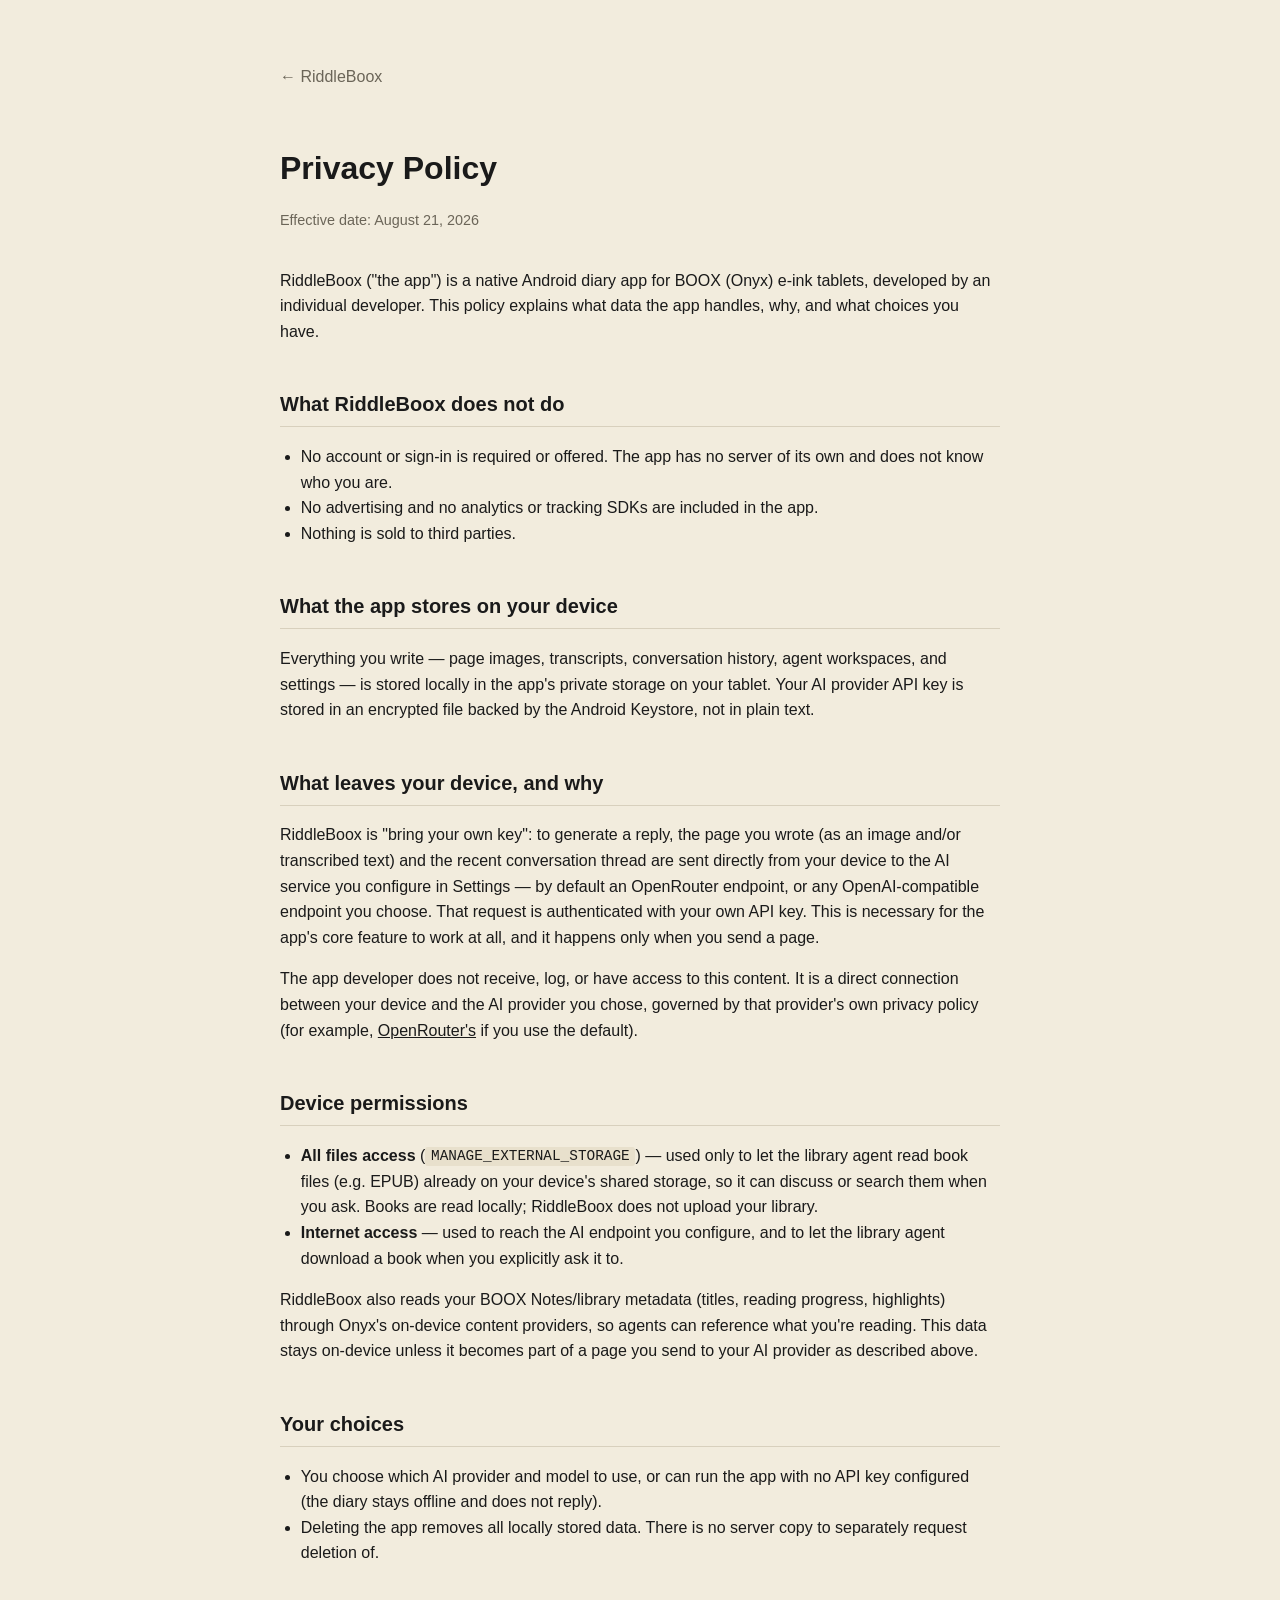
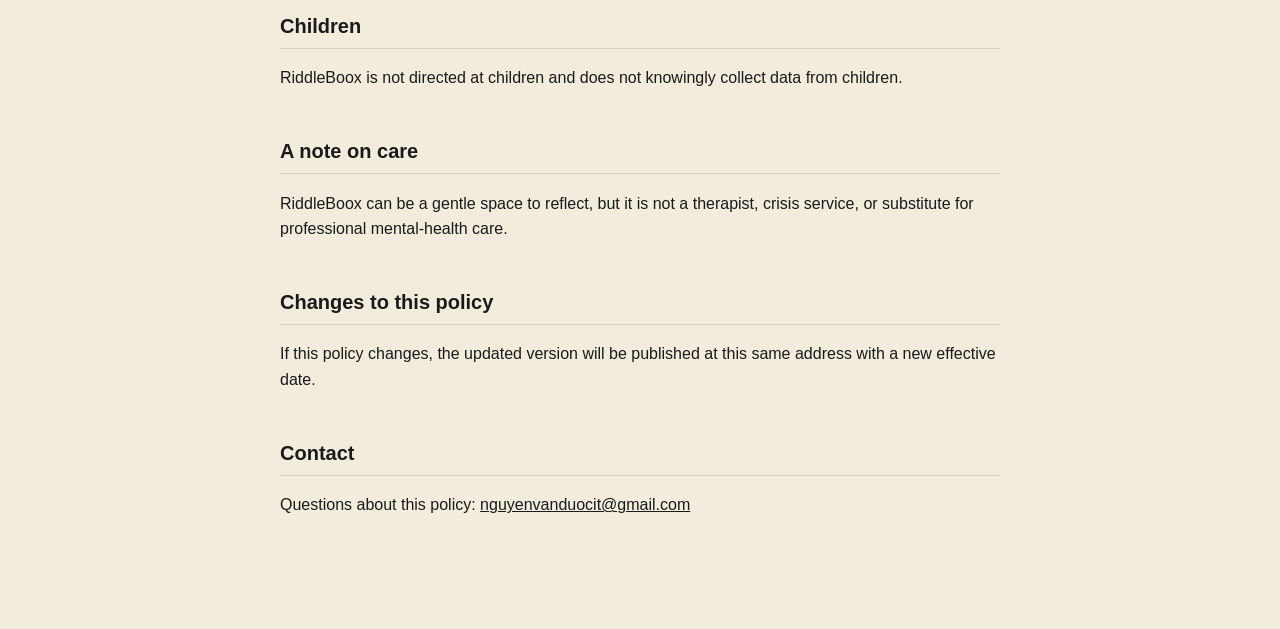
<file: pages/privacy-policy.html>
<!DOCTYPE html>
<html lang="en">
<head>
<meta charset="utf-8">
<meta name="viewport" content="width=device-width, initial-scale=1">
<title>Privacy Policy — RiddleBoox</title>
<style>
  :root { --paper: #F2ECDD; --ink: #1a1a1a; }
  html, body { margin: 0; padding: 0; background: var(--paper); color: var(--ink); }
  body {
    font-family: -apple-system, BlinkMacSystemFont, "Segoe UI", Helvetica, Arial, sans-serif;
    line-height: 1.6;
    max-width: 720px;
    margin: 0 auto;
    padding: 64px 24px 96px;
  }
  h1 { font-size: 2rem; margin-bottom: 0.25em; }
  .updated { color: #6b6558; font-size: 0.9rem; margin-bottom: 2.5em; }
  h2 { font-size: 1.25rem; margin-top: 2.2em; border-bottom: 1px solid #d8d0bd; padding-bottom: 0.3em; }
  p, li { font-size: 1rem; }
  ul { padding-left: 1.3em; }
  a { color: var(--ink); }
  .back { display: inline-block; margin-bottom: 2em; text-decoration: none; color: #6b6558; }
  code { background: #e8e0cc; padding: 0.1em 0.4em; border-radius: 3px; font-size: 0.9em; }
</style>
</head>
<body>
  <a class="back" href="/">&larr; RiddleBoox</a>
  <h1>Privacy Policy</h1>
  <p class="updated">Effective date: August 21, 2026</p>

  <p>RiddleBoox ("the app") is a native Android diary app for BOOX (Onyx) e-ink
  tablets, developed by an individual developer. This policy explains what data
  the app handles, why, and what choices you have.</p>

  <h2>What RiddleBoox does not do</h2>
  <ul>
    <li>No account or sign-in is required or offered. The app has no server of
    its own and does not know who you are.</li>
    <li>No advertising and no analytics or tracking SDKs are included in the
    app.</li>
    <li>Nothing is sold to third parties.</li>
  </ul>

  <h2>What the app stores on your device</h2>
  <p>Everything you write — page images, transcripts, conversation history,
  agent workspaces, and settings — is stored locally in the app's private
  storage on your tablet. Your AI provider API key is stored in an encrypted
  file backed by the Android Keystore, not in plain text.</p>

  <h2>What leaves your device, and why</h2>
  <p>RiddleBoox is "bring your own key": to generate a reply, the page you
  wrote (as an image and/or transcribed text) and the recent conversation
  thread are sent directly from your device to the AI service you configure
  in Settings — by default an OpenRouter endpoint, or any OpenAI-compatible
  endpoint you choose. That request is authenticated with your own API key.
  This is necessary for the app's core feature to work at all, and it happens
  only when you send a page.</p>
  <p>The app developer does not receive, log, or have access to this content.
  It is a direct connection between your device and the AI provider you
  chose, governed by that provider's own privacy policy (for example,
  <a href="https://openrouter.ai/privacy" target="_blank" rel="noopener">OpenRouter's</a>
  if you use the default).</p>

  <h2>Device permissions</h2>
  <ul>
    <li><strong>All files access</strong> (<code>MANAGE_EXTERNAL_STORAGE</code>) —
    used only to let the library agent read book files (e.g. EPUB) already on
    your device's shared storage, so it can discuss or search them when you
    ask. Books are read locally; RiddleBoox does not upload your library.</li>
    <li><strong>Internet access</strong> — used to reach the AI endpoint you
    configure, and to let the library agent download a book when you
    explicitly ask it to.</li>
  </ul>
  <p>RiddleBoox also reads your BOOX Notes/library metadata (titles, reading
  progress, highlights) through Onyx's on-device content providers, so agents
  can reference what you're reading. This data stays on-device unless it
  becomes part of a page you send to your AI provider as described above.</p>

  <h2>Your choices</h2>
  <ul>
    <li>You choose which AI provider and model to use, or can run the app
    with no API key configured (the diary stays offline and does not reply).</li>
    <li>Deleting the app removes all locally stored data. There is no server
    copy to separately request deletion of.</li>
  </ul>

  <h2>Children</h2>
  <p>RiddleBoox is not directed at children and does not knowingly collect
  data from children.</p>

  <h2>A note on care</h2>
  <p>RiddleBoox can be a gentle space to reflect, but it is not a therapist,
  crisis service, or substitute for professional mental-health care.</p>

  <h2>Changes to this policy</h2>
  <p>If this policy changes, the updated version will be published at this
  same address with a new effective date.</p>

  <h2>Contact</h2>
  <p>Questions about this policy: <a href="mailto:nguyenvanduocit@gmail.com">nguyenvanduocit@gmail.com</a></p>
</body>
</html>
</file>
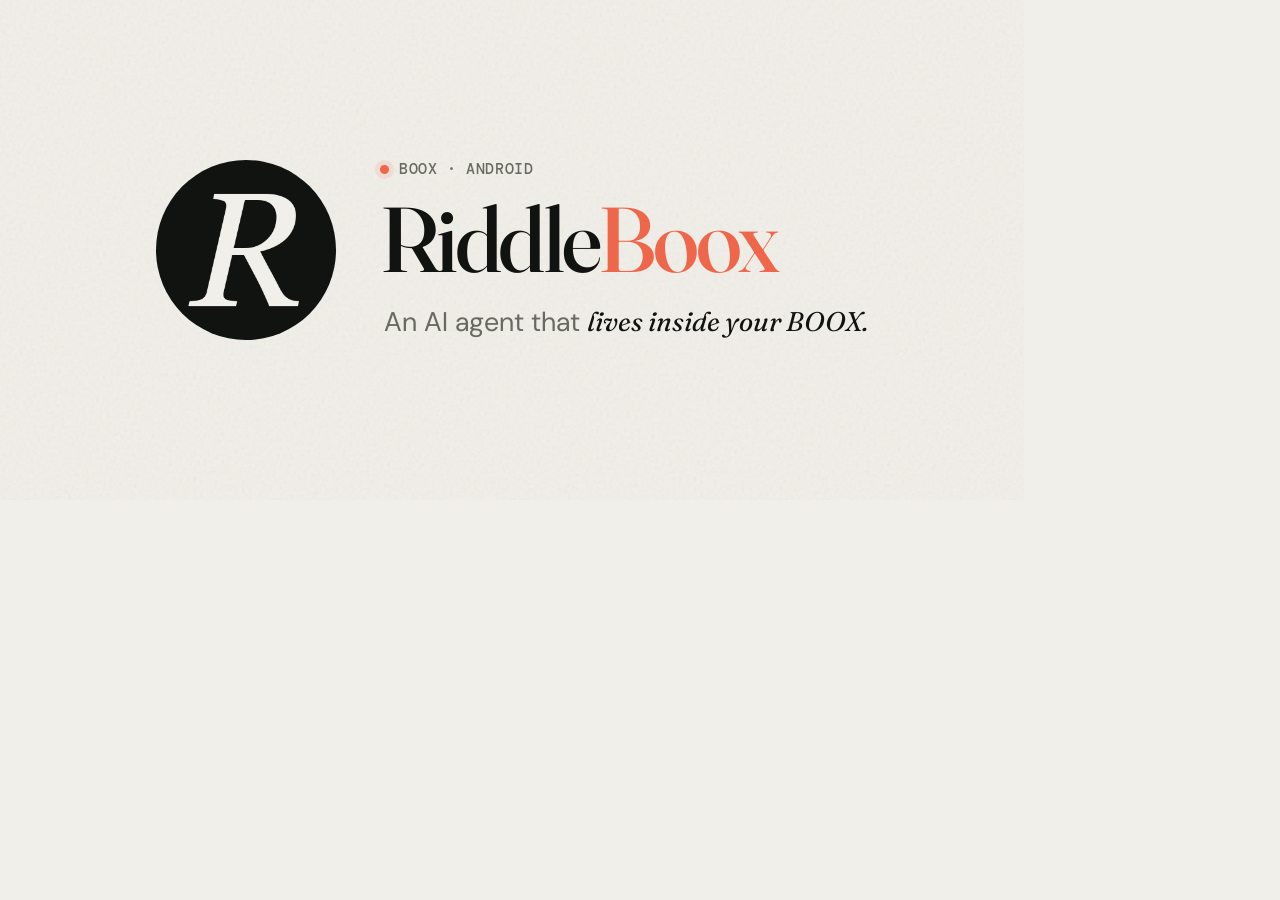
<file: store-assets/feature-graphic.html>
<!doctype html>
<html>
<head>
<meta charset="utf-8">
<link rel="preconnect" href="https://fonts.googleapis.com">
<link rel="preconnect" href="https://fonts.gstatic.com" crossorigin>
<link href="https://fonts.googleapis.com/css2?family=Fraunces:ital,opsz,wght@0,9..144,400..700;1,9..144,400..700&family=DM+Sans:wght@400;500&family=DM+Mono:wght@400;500&display=swap" rel="stylesheet">
<style>
  :root {
    --paper: #f1efe9;
    --ink: #111310;
    --muted: #686a62;
    --tomato: #ef674b;
    --serif: "Fraunces", Georgia, serif;
    --sans: "DM Sans", sans-serif;
    --mono: "DM Mono", monospace;
  }
  html, body { margin: 0; padding: 0; }
  body {
    width: 1024px; height: 500px;
    background: var(--paper);
    overflow: hidden;
    position: relative;
    font-family: var(--sans);
  }
  /* cùng texture giấy với landing (styles.css) */
  body::before {
    content: "";
    position: absolute; inset: 0;
    background-image: url("data:image/svg+xml,%3Csvg viewBox='0 0 180 180' xmlns='http://www.w3.org/2000/svg'%3E%3Cfilter id='n'%3E%3CfeTurbulence type='fractalNoise' baseFrequency='.8' numOctaves='3' stitchTiles='stitch'/%3E%3C/filter%3E%3Crect width='100%25' height='100%25' filter='url(%23n)' opacity='.6'/%3E%3C/svg%3E");
    opacity: .18;
  }
  .wrap {
    position: absolute; inset: 0;
    display: flex; align-items: center; justify-content: center;
    gap: 44px;
  }
  .brand-mark {
    position: relative;
    width: 180px; height: 180px;
    border-radius: 50%;
    background: var(--ink);
    flex: none;
    overflow: hidden;
  }
  /* 270 = 180 * 108/72: mô phỏng đúng mask của adaptive icon */
  .brand-mark img {
    position: absolute;
    width: 270px; height: 270px;
    left: 50%; top: 50%;
    transform: translate(-50%, -50%);
  }
  .text { position: relative; }
  .eyebrow {
    display: flex; align-items: center; gap: 10px;
    margin: 0 0 14px;
    color: var(--muted);
    font: 500 15px var(--mono);
    letter-spacing: .04em; text-transform: uppercase;
  }
  .eyebrow-dot {
    width: 9px; height: 9px; border-radius: 50%;
    background: var(--tomato);
    box-shadow: 0 0 0 5px rgba(239,103,75,.12);
  }
  h1 {
    margin: 0;
    color: var(--ink);
    font-family: var(--serif);
    font-weight: 500;
    font-size: 92px;
    letter-spacing: -.04em;
    line-height: 1;
  }
  h1 span { color: var(--tomato); }
  .tagline {
    margin: 18px 0 0 4px;
    color: var(--muted);
    font-size: 27px;
    line-height: 1.4;
  }
  .tagline em { color: var(--ink); font-style: italic; font-family: var(--serif); }
</style>
</head>
<body>
  <div class="wrap">
    <div class="brand-mark"><img src="../app/src/main/res/mipmap-xxxhdpi/ic_launcher_foreground.png"></div>
    <div class="text">
      <p class="eyebrow"><span class="eyebrow-dot"></span>BOOX &middot; ANDROID</p>
      <h1>Riddle<span>Boox</span></h1>
      <p class="tagline">An AI agent that <em>lives inside your BOOX.</em></p>
    </div>
  </div>
</body>
</html>
</file>
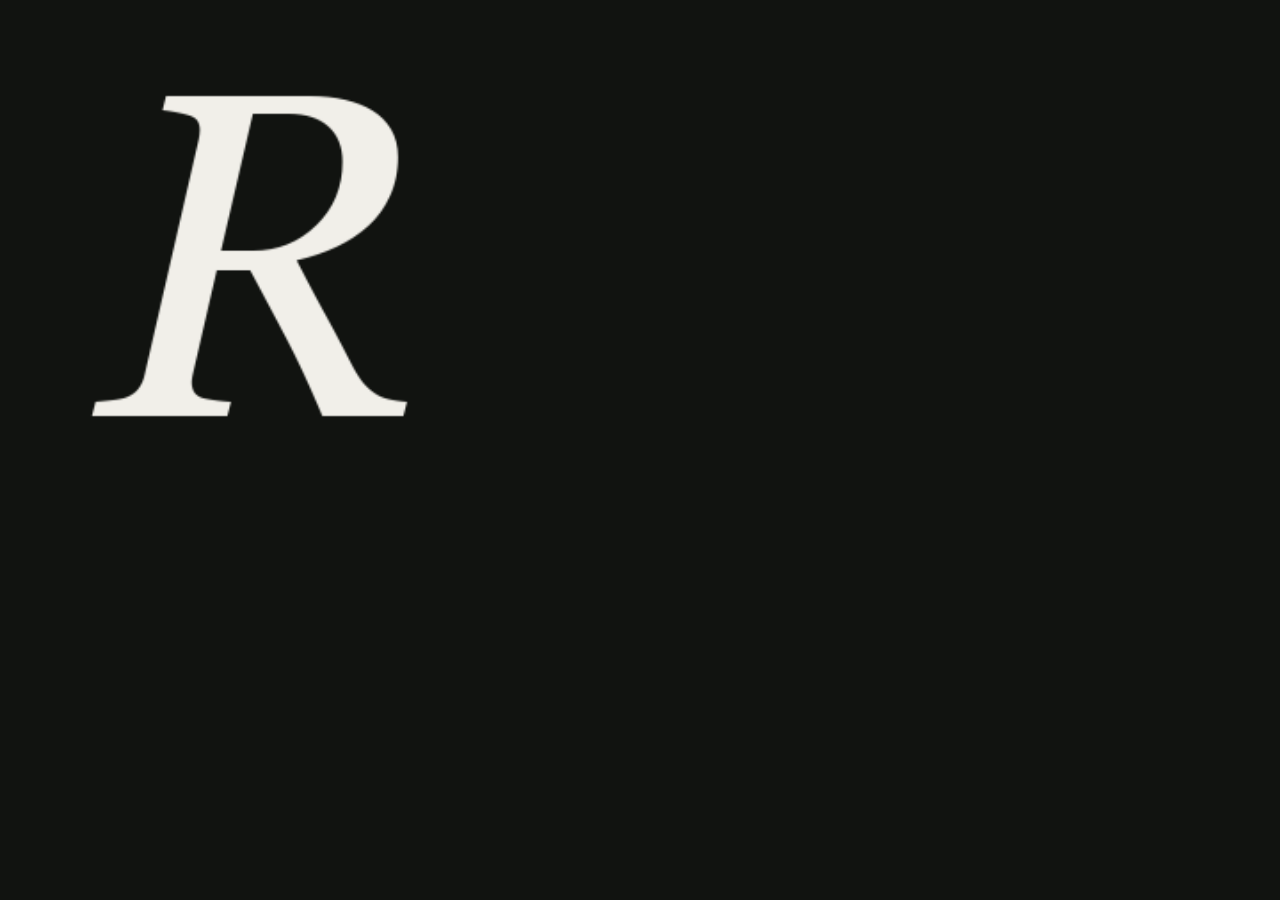
<file: store-assets/icon-512.html>
<!doctype html>
<html>
<head>
<meta charset="utf-8">
<style>
  html, body { margin: 0; padding: 0; }
  body {
    width: 512px; height: 512px;
    background: #111310;
    overflow: hidden;
    position: relative;
  }
  /* Adaptive icon: canvas 108dp, Play icon hiển thị vùng giữa 72dp.
     432px foreground scale lên 512 * 108/72 = 768px, căn giữa. */
  img {
    position: absolute;
    width: 768px; height: 768px;
    left: 50%; top: 50%;
    transform: translate(-50%, -50%);
  }
</style>
</head>
<body><img src="../app/src/main/res/mipmap-xxxhdpi/ic_launcher_foreground.png"></body>
</html>
</file>
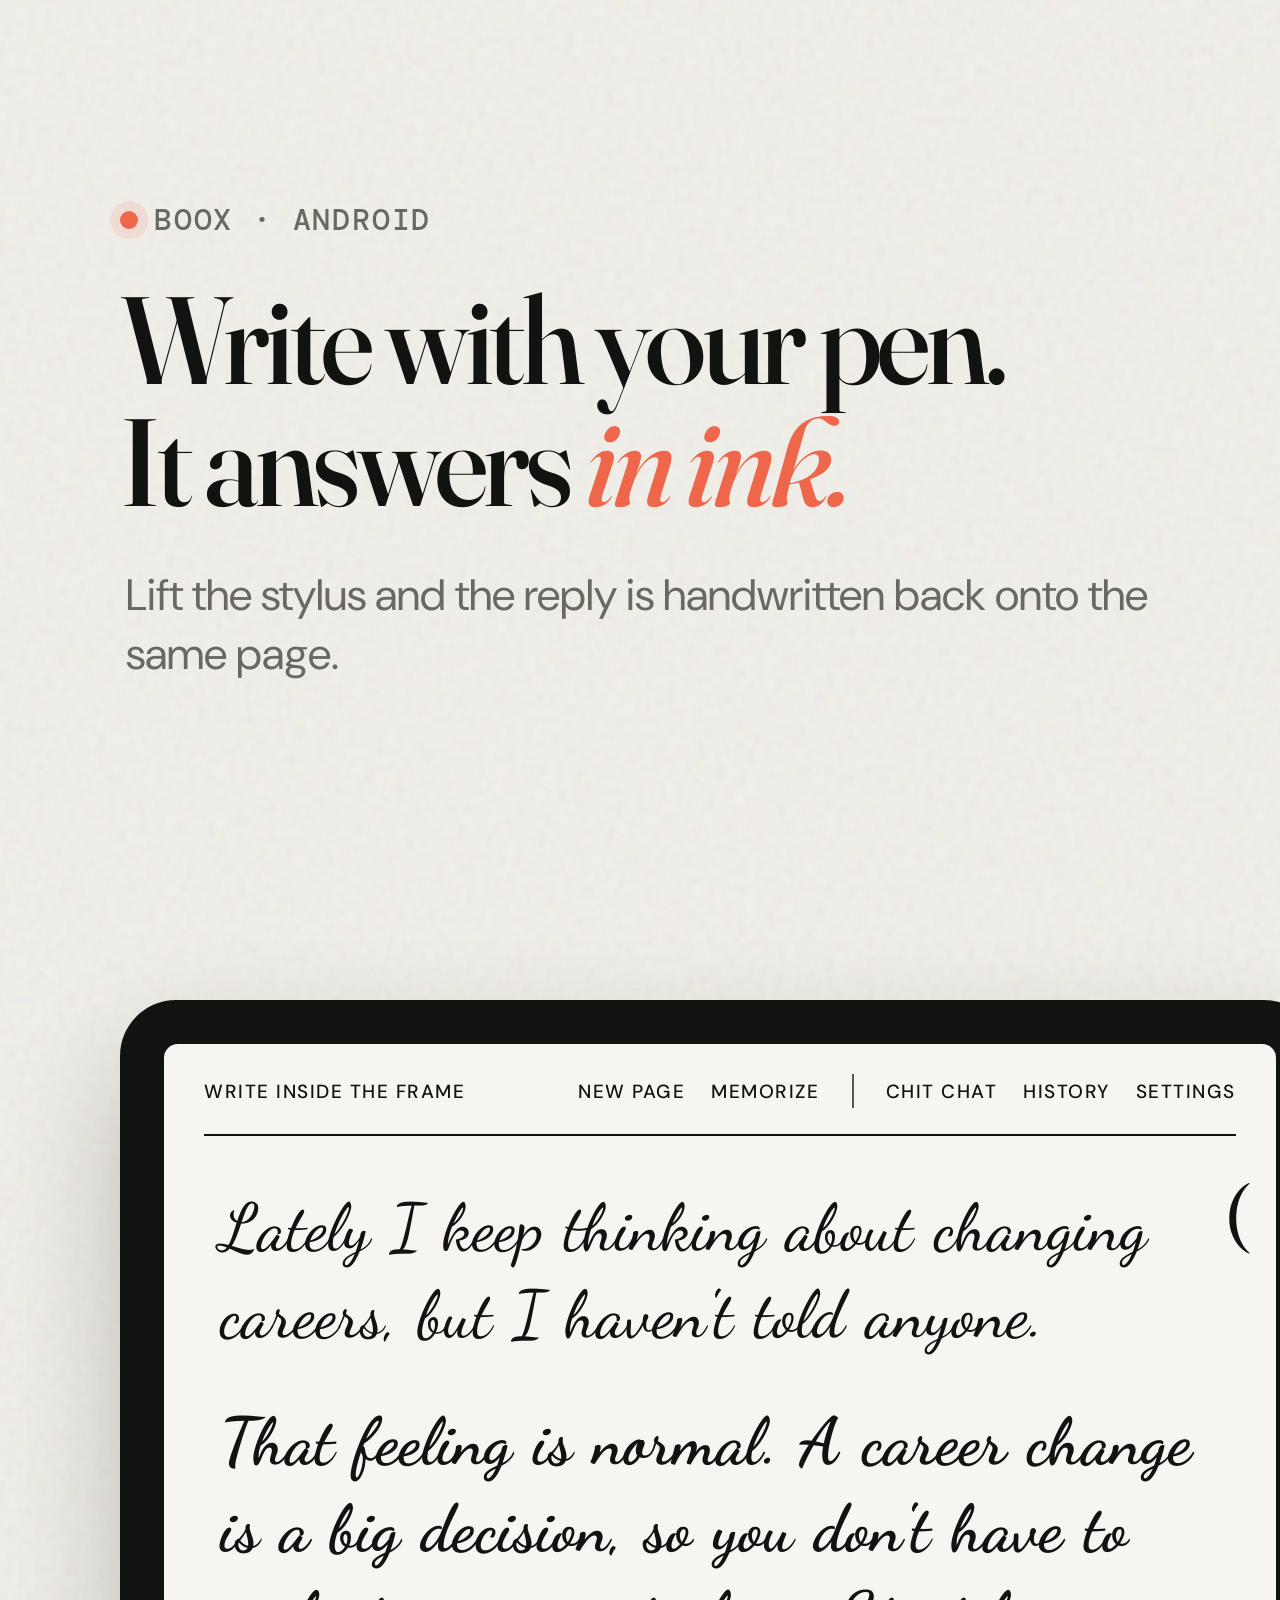
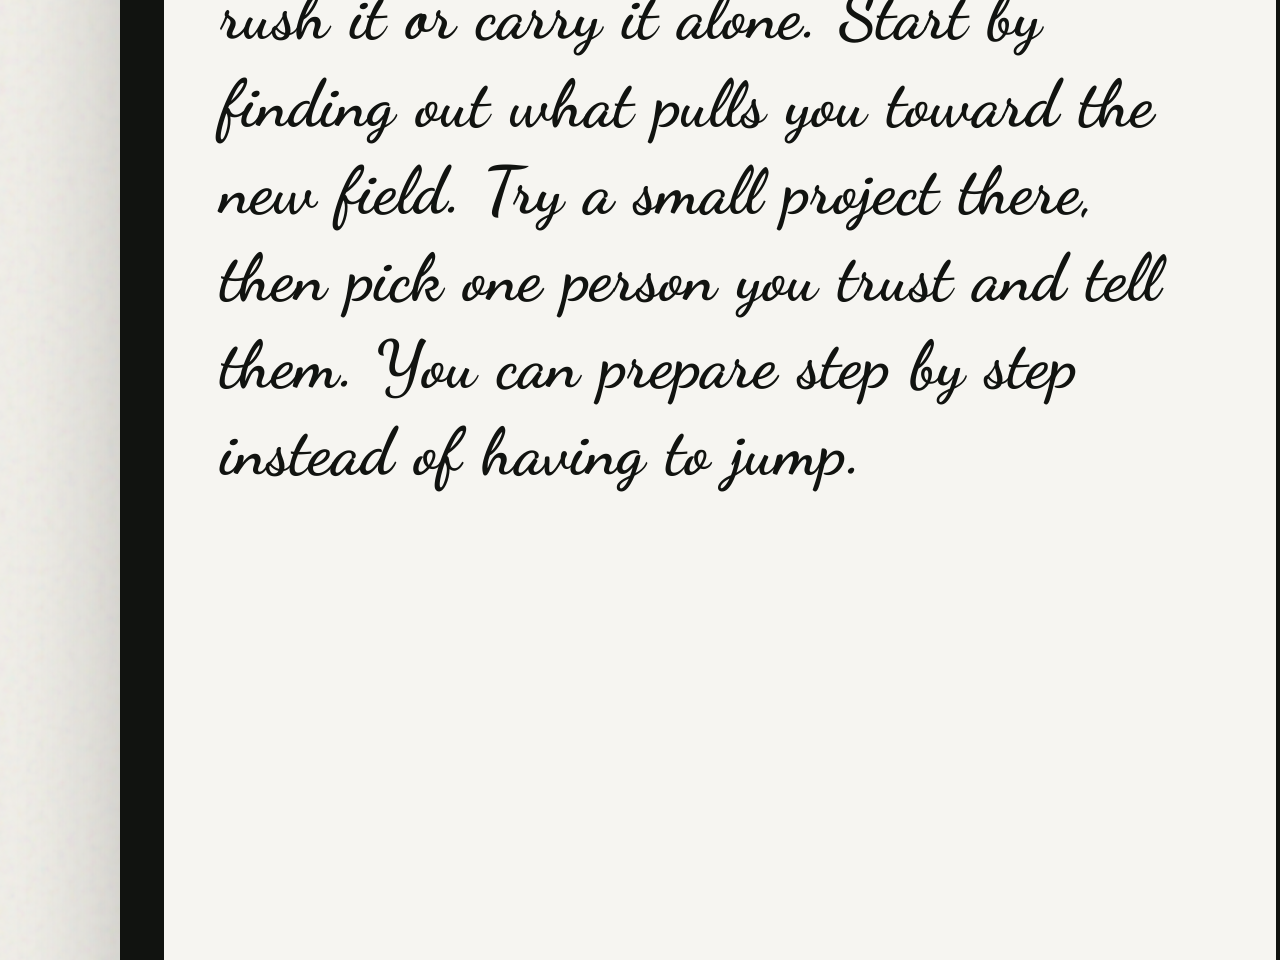
<file: store-assets/screenshots/screenshots.html>
<!doctype html>
<html>
<head>
<meta charset="utf-8">
<link rel="preconnect" href="https://fonts.googleapis.com">
<link rel="preconnect" href="https://fonts.gstatic.com" crossorigin>
<link href="https://fonts.googleapis.com/css2?family=Fraunces:ital,opsz,wght@0,9..144,400..700;1,9..144,400..700&family=DM+Sans:wght@400;500;700&family=DM+Mono:wght@400;500&display=swap" rel="stylesheet">
<style>
  /* Cùng token với landing (pages/styles.css) và feature-graphic.html. */
  :root {
    --paper: #f1efe9;
    --ink: #111310;
    --muted: #686a62;
    --line: rgba(17, 19, 16, 0.16);
    --tomato: #ef674b;
    --eink: #f6f5f1;
    --serif: "Fraunces", Georgia, serif;
    --sans: "DM Sans", sans-serif;
    --mono: "DM Mono", monospace;
  }
  @font-face {
    font-family: "RiddleScript";
    src: url("../../pages/DancingScript.ttf") format("truetype");
    font-weight: 400 700;
  }
  html, body { margin: 0; padding: 0; }
  body { background: var(--paper); font-family: var(--sans); color: var(--ink); }

  /* Một khung = đúng 1440x2560 (9:16). render.sh chọn khung qua ?shot=N. */
  .shot {
    width: 1440px; height: 2560px;
    position: relative; overflow: hidden;
    background: var(--paper);
    display: none;
  }
  .shot.active { display: block; }
  .shot::before {
    content: "";
    position: absolute; inset: 0; z-index: 0;
    background-image: url("data:image/svg+xml,%3Csvg viewBox='0 0 180 180' xmlns='http://www.w3.org/2000/svg'%3E%3Cfilter id='n'%3E%3CfeTurbulence type='fractalNoise' baseFrequency='.8' numOctaves='3' stitchTiles='stitch'/%3E%3C/filter%3E%3Crect width='100%25' height='100%25' filter='url(%23n)' opacity='.6'/%3E%3C/svg%3E");
    opacity: .16;
  }

  .copy { position: absolute; left: 120px; right: 120px; top: 200px; z-index: 1; }
  .eyebrow {
    display: flex; align-items: center; gap: 16px;
    margin: 0 0 40px;
    color: var(--muted);
    font: 500 30px var(--mono);
    letter-spacing: .06em; text-transform: uppercase;
  }
  .eyebrow-dot {
    width: 18px; height: 18px; border-radius: 50%;
    background: var(--tomato);
    box-shadow: 0 0 0 10px rgba(239,103,75,.12);
  }
  h1 {
    margin: 0;
    font-family: var(--serif);
    font-weight: 500;
    font-size: 124px;
    line-height: .98;
    letter-spacing: -.035em;
  }
  h1 em { font-style: italic; color: var(--tomato); }
  .sub {
    margin: 44px 0 0 6px;
    max-width: 1100px;
    color: var(--muted);
    font-size: 44px;
    line-height: 1.35;
  }

  /* Thiết bị: bezel tối, màn e-ink 3:4 như BOOX Note Air. Neo đáy, cắt bớt ở mép dưới. */
  .device {
    position: absolute; left: 120px; right: 120px; top: 1000px; bottom: -160px;
    z-index: 1;
    background: var(--ink);
    border-radius: 56px;
    padding: 44px;
    box-shadow: 0 60px 120px rgba(17,19,16,.22);
  }
  .device.tall { top: 880px; }
  .screen {
    position: absolute; inset: 44px;
    background: var(--eink);
    border-radius: 14px;
    overflow: hidden;
    color: var(--ink);
  }
  /* Thanh chrome giống guide-chrome.png (v0.4). */
  .chrome {
    display: flex; align-items: center; justify-content: space-between;
    padding: 30px 40px 0;
    font: 500 19px var(--sans);
    letter-spacing: .08em; text-transform: uppercase;
    white-space: nowrap;
  }
  .chrome .group { display: flex; gap: 26px; align-items: center; }
  .chrome .sep { width: 2px; height: 34px; background: var(--ink); opacity: .7; margin: 0 6px; }
  .chrome-rule { height: 2px; background: var(--ink); margin: 26px 40px 0; }
  .curl {
    position: absolute; right: 26px; top: 128px;
    font: 400 84px var(--serif); line-height: 1;
  }
  .page { padding: 48px 56px 0; }
  .hand {
    font-family: "RiddleScript";
    font-size: 66px; line-height: 1.32;
    margin: 0 0 40px;
    word-spacing: .06em;
  }
  .hand.you { font-weight: 500; }
  .hand.reply { font-weight: 700; }
  .hand.large { font-size: 76px; }

  /* Màn danh sách / lịch sử / settings mô phỏng theo guide-*.png. */
  .list-title { font: 500 44px var(--serif); margin: 0; }
  .list-meta { font: 400 27px var(--serif); color: var(--muted); margin: 10px 0 0; }
  .list-desc { font: 400 30px var(--serif); margin: 12px 0 0; }
  .list-action { font: 500 26px var(--sans); letter-spacing: .14em; margin: 30px 0 0; }
  .list-row { padding: 44px 0 40px; border-bottom: 2px solid var(--ink); }
  .list-row.active .list-title::after { content: "  · in use"; color: var(--muted); font-size: 34px; }
  .search { font: 400 30px var(--sans); color: #9a9b95; margin: 30px 0 60px; }
  .hist { font: 400 36px var(--serif); margin: 0; }
  .hist-meta { font: 400 26px var(--serif); letter-spacing: .1em; margin: 12px 0 0; }
  .hist-row { padding: 0 0 36px; margin-bottom: 40px; border-bottom: 2px solid var(--ink); }
  .set-h { font: 700 40px var(--sans); letter-spacing: .06em; margin: 48px 0 40px; display: flex; justify-content: space-between; align-items: baseline; }
  .set-h span { font: 500 26px var(--sans); letter-spacing: .14em; }
  .set-label { font: 500 26px var(--sans); letter-spacing: .14em; margin: 0; }
  .set-value { font: 400 32px var(--mono); margin: 14px 0 0; }
  .set-row { padding: 0 0 26px; margin-bottom: 40px; border-bottom: 2px solid rgba(17,19,16,.55); }
</style>
</head>
<body>

<section class="shot" id="shot-1">
  <div class="copy">
    <p class="eyebrow"><span class="eyebrow-dot"></span>BOOX &middot; Android</p>
    <h1>Write with your pen.<br>It answers <em>in ink.</em></h1>
    <p class="sub">Lift the stylus and the reply is handwritten back onto the same page.</p>
  </div>
  <div class="device">
    <div class="screen">
      <div class="chrome"><span>Write inside the frame</span><div class="group"><span>New page</span><span>Memorize</span><span class="sep"></span><span>Chit chat</span><span>History</span><span>Settings</span></div></div>
      <div class="chrome-rule"></div>
      <div class="curl">(</div>
      <div class="page">
        <p class="hand you">Lately I keep thinking about changing careers, but I haven't told anyone.</p>
        <p class="hand reply">That feeling is normal. A career change is a big decision, so you don't have to rush it or carry it alone. Start by finding out what pulls you toward the new field. Try a small project there, then pick one person you trust and tell them. You can prepare step by step instead of having to jump.</p>
      </div>
    </div>
  </div>
</section>

<section class="shot" id="shot-2">
  <div class="copy">
    <p class="eyebrow"><span class="eyebrow-dot"></span>No keyboard. No chat bubbles.</p>
    <h1>An AI agent that <em>lives inside</em> your BOOX.</h1>
    <p class="sub">A blank page opens with a question in handwriting. You answer the way you'd write in a diary.</p>
  </div>
  <div class="device">
    <div class="screen">
      <div class="chrome"><span>Write inside the frame</span><div class="group"><span>New page</span><span>Memorize</span><span class="sep"></span><span>Chit chat</span><span>History</span><span>Settings</span></div></div>
      <div class="chrome-rule"></div>
      <div class="curl">(</div>
      <div class="page">
        <p class="hand reply large">Tell me one thing you haven't told anyone yet.</p>
      </div>
    </div>
  </div>
</section>

<section class="shot" id="shot-3">
  <div class="copy">
    <p class="eyebrow"><span class="eyebrow-dot"></span>Reading companion</p>
    <h1>It has read <em>your</em> library.</h1>
    <p class="sub">Ask about the book you're in the middle of. It searches the shelf and highlights already on your BOOX.</p>
  </div>
  <div class="device">
    <div class="screen">
      <div class="chrome"><span>Write inside the frame</span><div class="group"><span>New page</span><span>Memorize</span><span class="sep"></span><span>Library</span><span>History</span><span>Settings</span></div></div>
      <div class="chrome-rule"></div>
      <div class="curl">(</div>
      <div class="page">
        <p class="hand you">Where did I stop in Meditations, and what did I mark?</p>
        <p class="hand reply">You're in Book 4, about a third of the way through. Your last highlight: "The happiness of your life depends upon the quality of your thoughts." Two pages later Marcus returns to the same idea with the retreat into oneself. Want to pick up from there?</p>
      </div>
    </div>
  </div>
</section>

<section class="shot" id="shot-4">
  <div class="copy">
    <p class="eyebrow"><span class="eyebrow-dot"></span>Agents</p>
    <h1>One agent <em>per role.</em></h1>
    <p class="sub">A friend. A reading companion. A tutor. Each with its own name, personality, tools, and memory.</p>
  </div>
  <div class="device">
    <div class="screen">
      <div class="chrome"><div class="group"><span>&lsaquo; Back</span><span>Agents</span></div><span>Create</span></div>
      <div class="chrome-rule"></div>
      <div class="curl">(</div>
      <div class="page">
        <div class="list-row active">
          <p class="list-title">Chit chat</p>
          <p class="list-meta">chat &middot; default &middot; tools: workspace, memory &middot; greetings: 10</p>
          <p class="list-desc">A friend who talks naturally and keeps the thread of a conversation.</p>
          <p class="list-action">Use</p>
        </div>
        <div class="list-row">
          <p class="list-title">Library</p>
          <p class="list-meta">library &middot; default &middot; tools: workspace, library, dilib &middot; greetings: 5</p>
          <p class="list-desc">Finds books, passages, reading progress, and highlights on this BOOX.</p>
          <p class="list-action">Use</p>
        </div>
        <div class="list-row">
          <p class="list-title">French tutor</p>
          <p class="list-meta">tutor &middot; tools: workspace, memory &middot; greetings: 5</p>
          <p class="list-desc">Corrects what you write and answers back in simple French.</p>
          <p class="list-action">Use</p>
        </div>
        <div class="list-row">
          <p class="list-title">Notes</p>
          <p class="list-meta">notes &middot; default &middot; tools: workspace, boox_notes &middot; greetings: 5</p>
          <p class="list-desc">Remembers, organizes, and searches your notes.</p>
          <p class="list-action">Use</p>
        </div>
      </div>
    </div>
  </div>
</section>

<section class="shot" id="shot-5">
  <div class="copy">
    <p class="eyebrow"><span class="eyebrow-dot"></span>Memory between sessions</p>
    <h1>It remembers <em>the thread.</em></h1>
    <p class="sub">Every conversation stays on your device, searchable. Come back to a thought instead of starting over.</p>
  </div>
  <div class="device">
    <div class="screen">
      <div class="chrome"><div class="group"><span>&lsaquo; Back</span><span>Chit chat &middot; History</span></div><span>Export all</span></div>
      <div class="chrome-rule"></div>
      <div class="curl">(</div>
      <div class="page">
        <p class="search">search history</p>
        <div class="hist-row"><p class="hist">Lately I keep thinking about changing careers, but I haven't told anyone.</p><p class="hist-meta">29/8/2026 &middot; 15:19 &middot; 3 TURNS</p></div>
        <div class="hist-row"><p class="hist">Where did I stop in Meditations, and what did I mark?</p><p class="hist-meta">27/8/2026 &middot; 22:04 &middot; 2 TURNS</p></div>
        <div class="hist-row"><p class="hist">Today was heavier than it looked from the outside.</p><p class="hist-meta">24/8/2026 &middot; 23:41 &middot; 4 TURNS</p></div>
        <div class="hist-row"><p class="hist">I want to read more this autumn. Where should I start?</p><p class="hist-meta">21/8/2026 &middot; 20:12 &middot; 2 TURNS</p></div>
      </div>
    </div>
  </div>
</section>

<section class="shot" id="shot-6">
  <div class="copy">
    <p class="eyebrow"><span class="eyebrow-dot"></span>Your key, your model</p>
    <h1>Bring your <em>own key.</em></h1>
    <p class="sub">Works with OpenRouter and any OpenAI-compatible provider. Pick the model. Configure it once in Settings.</p>
  </div>
  <div class="device">
    <div class="screen">
      <div class="chrome"><div class="group"><span>&lsaquo; Back</span><span>Settings</span></div><span>Save</span></div>
      <div class="chrome-rule"></div>
      <div class="curl">(</div>
      <div class="page">
        <p class="set-h">CONNECTION <span>Restore defaults</span></p>
        <div class="set-row"><p class="set-label">BASE URL</p><p class="set-value">OpenRouter</p></div>
        <div class="set-row"><p class="set-label">API KEY</p><p class="set-value">&bull;&bull;&bull;&bull;&bull;&bull;&bull;&bull;&bull;&bull;&bull;&bull;&bull;&bull;&bull;&bull;&bull;&bull;&bull;&bull;&bull;&bull;&bull;&bull;&bull;&bull;&bull;&bull;&bull;&bull;&bull;&bull;</p></div>
        <div class="set-row"><p class="set-label">MODEL</p><p class="set-value">openai/gpt-5.6-luna</p></div>
        <p class="set-h">READING &amp; WRITING</p>
        <div class="set-row"><p class="set-label">REPLY FONT SIZE</p><p class="set-value">medium &mdash; default</p></div>
        <div class="set-row"><p class="set-label">SEND MODE</p><p class="set-value">automatic</p></div>
        <div class="set-row"><p class="set-label">BOOKS ON THIS DEVICE</p><p class="set-value" style="font-family: var(--sans)">can read the words inside your books</p></div>
      </div>
    </div>
  </div>
</section>

<script>
  // ?shot=N chọn khung để render; không có tham số thì hiện khung 1 để xem nhanh.
  const n = new URLSearchParams(location.search).get('shot') || '1';
  document.getElementById('shot-' + n).classList.add('active');
</script>
</body>
</html>
</file>
<file: pages/styles.css>
:root {
  --paper: #f1efe9;
  --paper-deep: #e6e2d9;
  --ink: #111310;
  --muted: #686a62;
  --line: rgba(17, 19, 16, 0.16);
  --soft-line: rgba(17, 19, 16, 0.08);
  --acid: #d9f44d;
  --tomato: #ef674b;
  --night: #151813;
  --serif: "Fraunces", Georgia, serif;
  --sans: "DM Sans", -apple-system, BlinkMacSystemFont, "Segoe UI", sans-serif;
  --mono: "DM Mono", "SFMono-Regular", Consolas, monospace;
}

@font-face {
  font-family: "RiddleScript";
  src: url("DancingScript.ttf") format("truetype");
  font-style: normal;
  font-weight: 400 700;
  font-display: swap;
}

* { box-sizing: border-box; }
html { scroll-behavior: smooth; }
body {
  margin: 0;
  color: var(--ink);
  background: var(--paper);
  font-family: var(--sans);
  line-height: 1.5;
  overflow-x: hidden;
}
a { color: inherit; text-decoration: none; }
img { display: block; max-width: 100%; }
.noise {
  position: fixed;
  inset: 0;
  pointer-events: none;
  opacity: .038;
  z-index: 10;
  background-image: url("data:image/svg+xml,%3Csvg viewBox='0 0 180 180' xmlns='http://www.w3.org/2000/svg'%3E%3Cfilter id='n'%3E%3CfeTurbulence type='fractalNoise' baseFrequency='.8' numOctaves='3' stitchTiles='stitch'/%3E%3C/filter%3E%3Crect width='100%25' height='100%25' filter='url(%23n)' opacity='.6'/%3E%3C/svg%3E");
}
.section-shell, .site-header { width: min(1180px, calc(100% - 64px)); margin-inline: auto; }
.site-header {
  height: 82px;
  display: flex;
  align-items: center;
  justify-content: space-between;
  gap: 28px;
  border-bottom: 1px solid var(--line);
  position: relative;
  z-index: 11;
}
.brand, .footer-brand { display: inline-flex; align-items: center; gap: 10px; font-weight: 700; letter-spacing: -.04em; }
.brand-mark {
  display: grid;
  width: 30px;
  height: 30px;
  place-items: center;
  color: var(--paper);
  background: var(--ink);
  border-radius: 50%;
  font-family: var(--serif);
  font-size: 17px;
  font-weight: 500;
  font-style: italic;
}
.brand-name { font-size: 18px; }
.brand-name span { color: var(--tomato); }
.nav-links { display: flex; gap: 30px; margin-left: auto; margin-right: 24px; font-size: 13px; color: var(--muted); }
.nav-links a, .nav-cta, .text-link, .light-link { transition: color .2s ease; }
.nav-links a:hover, .nav-cta:hover, .text-link:hover, .light-link:hover { color: var(--tomato); }
.nav-cta { font: 500 12px var(--mono); text-transform: uppercase; letter-spacing: .02em; }
.nav-download { display: inline-flex; align-items: center; gap: 8px; }
.android-icon { width: 17px; height: 17px; display: block; flex: 0 0 auto; }
.nav-cta span, .text-link span, .light-link span { color: var(--tomato); font-size: 16px; margin-left: 4px; }
.hero { min-height: 690px; display: grid; grid-template-columns: minmax(0, 1fr) minmax(0, .94fr); align-items: center; gap: 66px; padding-top: 58px; padding-bottom: 74px; }
.eyebrow { display: flex; align-items: center; gap: 9px; margin: 0 0 23px; color: var(--muted); font: 500 11px var(--mono); letter-spacing: .04em; text-transform: uppercase; }
.eyebrow-dot { width: 7px; height: 7px; display: inline-block; border-radius: 50%; background: var(--tomato); box-shadow: 0 0 0 4px rgba(239,103,75,.12); }
h1, h2, h3, p { margin-top: 0; }
h1, h2 { font-family: var(--serif); font-weight: 500; letter-spacing: -.06em; }
h1 { max-width: 620px; margin-bottom: 24px; font-size: clamp(54px, 6.2vw, 84px); line-height: .97; }
h1 em { color: var(--tomato); font-style: italic; }
.hero-lede { max-width: 465px; margin-bottom: 31px; color: var(--muted); font-size: 17px; line-height: 1.65; }
.hero-actions, .start-actions { display: flex; align-items: center; gap: 25px; }
.button { display: inline-flex; align-items: center; gap: 20px; min-height: 49px; padding: 0 19px; font-size: 13px; font-weight: 600; border: 1px solid var(--ink); transition: transform .2s ease, background .2s ease, color .2s ease; }
.button:hover { transform: translateY(-3px); }
.button-primary { color: var(--paper); background: var(--ink); }
.button-primary:hover { background: var(--tomato); border-color: var(--tomato); }
.button-light { color: var(--ink); background: var(--acid); border-color: var(--acid); }
.button-light:hover { background: var(--paper); border-color: var(--paper); }
.text-link, .light-link { font-size: 13px; font-weight: 600; }
.hero-note { display: flex; align-items: center; gap: 11px; margin-top: 48px; color: var(--muted); font: 11px var(--mono); }
.line-mark { width: 38px; height: 1px; background: var(--tomato); }
.hero-stage { min-width: 0; min-height: 610px; display: grid; place-items: center; position: relative; overflow: hidden; }
.hero-stage-image { min-height: 630px; }
.companion-hero-figure { width: min(680px, 100%); max-width: 100%; min-width: 0; margin: 0; position: relative; z-index: 2; transform: rotate(2.2deg); }
.companion-hero-figure::after { content: ""; position: absolute; inset: -14px -12px 48px 12px; border: 1px solid rgba(239,103,75,.44); z-index: -1; transform: rotate(-4deg); }
.hero-boox-demo { width: 100%; min-width: 0; padding: 18px 19px 15px; position: relative; color: var(--paper); background: rgba(21,24,19,.98); border: 1px solid rgba(241,239,233,.34); box-shadow: 15px 20px 0 rgba(17,19,16,.16), 2px 5px 24px rgba(17,19,16,.22); transform: rotate(-1.4deg); z-index: 3; }
.demo-chrome, .demo-caption { display: flex; align-items: center; justify-content: space-between; gap: 12px; font: 8px var(--mono); letter-spacing: .02em; text-transform: uppercase; }
.demo-chrome { color: rgba(241,239,233,.62); }
.demo-status { color: var(--acid); }
.demo-page { width: 100%; min-width: 0; min-height: 350px; margin-top: 14px; padding: 35px 45px; position: relative; overflow: hidden; color: var(--ink); background: #fffefb; contain: layout paint; }
.demo-page::before { content: ""; position: absolute; inset: 15%; z-index: 0; pointer-events: none; background: radial-gradient(circle, rgba(217,244,77,.28), rgba(239,103,75,.08) 28%, transparent 67%); opacity: 0; transform: scale(.7); }
.demo-page::after { content: ""; position: absolute; inset: 0; pointer-events: none; background: linear-gradient(115deg, transparent 0 45%, rgba(239,103,75,.08) 50%, transparent 55%); transform: translateX(-115%); }
.demo-page-lines { position: absolute; inset: 19% 7% 11%; z-index: 0; background: repeating-linear-gradient(to bottom, transparent 0 45px, rgba(17,19,16,.08) 46px 47px); }
.demo-copy { display: grid; width: 100%; min-width: 0; min-height: 118px; gap: 7px; position: relative; z-index: 1; margin-top: 17%; font: 400 clamp(32px, 3.4vw, 52px)/1.06 "RiddleScript", cursive; letter-spacing: -.03em; }
.demo-line { display: block; white-space: nowrap; }
.demo-word { display: inline-block; opacity: 0; transform: translateY(10px) rotate(1deg); filter: blur(1.5px); }
.demo-word + .demo-word { margin-left: .14em; }
.demo-dust { position: absolute; inset: 15% 8%; z-index: 3; pointer-events: none; opacity: 0; }
.demo-dust::before { content: ""; position: absolute; inset: 24% 10%; border-radius: 50%; background: radial-gradient(ellipse, rgba(17,19,16,.16), rgba(239,103,75,.08) 36%, transparent 72%); filter: blur(14px); opacity: 0; transform: scale(.72); }
.demo-dust i { width: 5px; height: 5px; position: absolute; left: var(--dust-x); top: var(--dust-y); border-radius: 50%; background: var(--acid); box-shadow: 0 0 9px rgba(217,244,77,.9), 0 0 18px rgba(239,103,75,.35); }
.demo-dust i:nth-child(3n) { background: var(--tomato); box-shadow: 0 0 9px rgba(239,103,75,.75), 0 0 18px rgba(239,103,75,.32); }
.demo-dust i:nth-child(4n) { width: 3px; height: 8px; border-radius: 1px; transform: rotate(45deg); }
.demo-cursor { position: absolute; left: 19%; top: 28%; z-index: 4; width: 10px; height: 42px; border: 1px solid rgba(17,19,16,.75); border-radius: 6px 6px 3px 3px; background: linear-gradient(90deg, #363a32 0%, #111310 38%, #54584e 68%, #171913 100%); box-shadow: 2px 3px 5px rgba(17,19,16,.24); opacity: 0; transform-origin: 50% 88%; }
.demo-cursor::before { content: ""; position: absolute; left: 1px; bottom: -9px; width: 0; height: 0; border-right: 4px solid transparent; border-left: 4px solid transparent; border-top: 10px solid #111310; filter: drop-shadow(1px 2px 1px rgba(17,19,16,.24)); }
.demo-cursor::after { content: ""; position: absolute; top: 7px; left: 2px; width: 2px; height: 23px; border-radius: 2px; background: rgba(241,239,233,.42); }
.demo-thinking-dot { position: absolute; left: 50%; top: 50%; z-index: 2; width: 8px; height: 8px; border-radius: 50%; background: var(--tomato); opacity: 0; box-shadow: 0 0 0 7px rgba(239,103,75,.12), 0 0 0 16px rgba(239,103,75,.06); }
.demo-caption { display: block; margin-top: 10px; color: rgba(241,239,233,.62); }
.hero-boox-demo[data-state="write"] .demo-word, .hero-boox-demo[data-state="reply"] .demo-word { animation: demoWordIn .48s cubic-bezier(.2,.8,.2,1) both; animation-delay: var(--word-delay); }
.hero-boox-demo[data-state="reply"] .demo-word { animation-delay: calc(.38s + var(--word-delay)); }
.hero-boox-demo[data-state="write"] .demo-cursor { opacity: 1; animation: demoCursor 2.9s ease-in-out both; }
.hero-boox-demo[data-state="dissolve"] .demo-word { opacity: 1; animation: demoWordOut .72s ease both; animation-delay: calc(var(--word-index) * .07s); }
.hero-boox-demo[data-state="dissolve"] .demo-page::after { animation: demoSweep 1.1s ease both; }
.hero-boox-demo[data-state="dissolve"] .demo-dust { opacity: 1; }
.hero-boox-demo[data-state="dissolve"] .demo-dust::before { animation: dustCloud 1.1s ease-out both; }
.hero-boox-demo[data-state="dissolve"] .demo-dust i { animation: dustBurst 1.1s var(--dust-delay) ease-out both; }
.hero-boox-demo[data-state="think"] .demo-word { opacity: 0; }
.hero-boox-demo[data-state="think"] .demo-thinking-dot { opacity: 1; animation: demoPulse 1.1s ease-in-out infinite; }
.hero-boox-demo[data-state="reply"] .demo-page::before { animation: pageGlow 1.7s .1s ease-out both; }
.hero-boox-demo[data-state="reply"] .demo-dust { opacity: 1; }
.hero-boox-demo[data-state="reply"] .demo-dust i { animation: dustGather 1.7s var(--dust-delay) ease-in both; }
.hero-boox-demo[data-state="pause"] .demo-copy { opacity: 0; }
.hero-boox-demo[data-state="linger"] .demo-word { animation: demoWordIn .48s cubic-bezier(.2,.8,.2,1) both; animation-delay: calc(.3s + var(--word-index) * .16s); }
.hero-boox-demo[data-state="linger"] .demo-page::before { animation: pageGlow 1.55s .08s ease-out both; }
.hero-boox-demo[data-state="linger"] .demo-dust { opacity: 1; }
.hero-boox-demo[data-state="linger"] .demo-dust i { animation: dustGather 1.55s var(--dust-delay) ease-in both; }
.hero-boox-demo[data-state="linger"] .demo-word { opacity: 1; transform: none; filter: none; }
.companion-hero-figure figcaption { display: flex; justify-content: space-between; gap: 15px; padding-top: 14px; color: var(--muted); font: 9px var(--mono); letter-spacing: .02em; text-transform: uppercase; }
.companion-hero-figure figcaption span:first-child { color: var(--tomato); }
.stage-orbit { position: absolute; border: 1px solid var(--line); border-radius: 50%; transform: rotate(-14deg); }
.orbit-one { width: 640px; height: 385px; }
.orbit-two { width: 560px; height: 430px; transform: rotate(42deg); border-color: rgba(239,103,75,.28); }
.hero-paper { position: relative; width: min(430px, 82%); padding: 27px 28px 21px; background: #fffefb; border: 1px solid rgba(17,19,16,.18); transform: rotate(4.5deg); z-index: 2; }
.paper-shadow { box-shadow: 15px 20px 0 rgba(17,19,16,.07), 3px 5px 18px rgba(17,19,16,.08); }
.paper-topline, .paper-footer, .memory-header, .memory-foot { display: flex; justify-content: space-between; gap: 12px; font: 10px var(--mono); letter-spacing: .02em; text-transform: uppercase; }
.paper-topline { color: var(--muted); }
.live-state { color: var(--tomato); }
.live-state i { display: inline-block; width: 6px; height: 6px; margin-right: 5px; border-radius: 50%; background: var(--tomato); animation: blink 1.8s ease-in-out infinite; }
.paper-rule { height: 1px; margin: 19px 0 31px; background: var(--soft-line); }
.paper-prompt { margin-bottom: 22px; font-family: var(--serif); font-size: 38px; line-height: .95; letter-spacing: -.05em; }
.hero-paper img { width: 100%; margin-left: -2px; mix-blend-mode: multiply; }
.paper-caption { margin-top: 27px; padding-left: 15px; border-left: 1px solid var(--tomato); color: var(--muted); font: 11px/1.4 var(--mono); }
.paper-footer { margin-top: 37px; color: var(--muted); }
.floating-note { position: absolute; display: flex; align-items: center; justify-content: space-between; gap: 20px; padding: 12px 13px; background: var(--acid); color: var(--ink); font: 10px var(--mono); text-transform: uppercase; z-index: 3; box-shadow: 4px 5px 0 rgba(17,19,16,.12); }
.floating-note strong { font-size: 16px; font-weight: 400; }
.note-top { top: 83px; right: 2px; transform: rotate(6deg); }
.note-bottom { bottom: 56px; left: 1px; background: var(--tomato); color: #fffaf0; transform: rotate(-7deg); }
.signal-row { display: grid; grid-template-columns: repeat(4, 1fr); border-top: 1px solid var(--line); border-bottom: 1px solid var(--line); }
.signal-row div { padding: 21px 16px 20px 0; color: var(--muted); font: 10px var(--mono); text-transform: uppercase; }
.signal-row div + div { padding-left: 20px; border-left: 1px solid var(--line); }
.signal-row span { margin-right: 9px; color: var(--tomato); }
.download-prompt { display: grid; grid-template-columns: 78px minmax(0, 1fr) auto; align-items: center; gap: 30px; margin-top: 92px; padding: 31px 35px; position: relative; overflow: hidden; color: var(--paper); background: var(--night); }
.download-prompt::after { content: ""; width: 260px; height: 260px; position: absolute; right: 11%; top: -168px; border: 1px solid rgba(217,244,77,.22); border-radius: 50%; box-shadow: 0 0 0 24px rgba(239,103,75,.06), 0 0 0 49px rgba(217,244,77,.05); transform: rotate(22deg); pointer-events: none; }
.download-mark { width: 68px; height: 68px; position: relative; z-index: 1; }
.download-app-mark { width: 57px; height: 57px; display: grid; place-items: center; color: var(--paper); background: var(--tomato); border-radius: 18px 18px 23px 23px; font: italic 500 32px var(--serif); transform: rotate(-8deg); }
.download-android-mark { width: 29px; height: 29px; display: grid; place-items: center; position: absolute; right: -5px; bottom: -3px; color: var(--night); background: var(--acid); border: 3px solid var(--night); border-radius: 50%; transform: rotate(10deg); }
.download-android-mark .android-icon { width: 18px; height: 18px; }
.download-copy, .download-actions { position: relative; z-index: 1; }
.download-copy .eyebrow { margin-bottom: 10px; color: rgba(241,239,233,.54); }
.download-copy h2 { margin-bottom: 8px; color: var(--paper); font-size: clamp(32px, 4vw, 48px); }
.download-copy > p:last-child { max-width: 570px; margin-bottom: 0; color: rgba(241,239,233,.62); font-size: 14px; line-height: 1.6; }
.download-actions { display: flex; flex-direction: column; align-items: flex-start; gap: 10px; }
.button-download { gap: 11px; white-space: nowrap; }
.download-actions .button-download { color: var(--ink); background: var(--acid); border-color: var(--acid); }
.download-actions .button-download:hover { color: var(--ink); background: var(--paper); border-color: var(--paper); }
.download-note { color: rgba(241,239,233,.48); font: 9px var(--mono); text-transform: uppercase; letter-spacing: .03em; }
.ritual { padding-top: 155px; padding-bottom: 157px; }
.section-intro { max-width: 560px; }
h2 { margin-bottom: 21px; font-size: clamp(42px, 5vw, 67px); line-height: .99; }
.section-intro > p:last-child, .inside-copy > p:not(.eyebrow) { color: var(--muted); font-size: 16px; line-height: 1.7; }
.ritual-grid { display: grid; grid-template-columns: repeat(3, 1fr); gap: 18px; margin-top: 77px; }
.ritual-card { min-width: 0; }
.card-number { margin-bottom: 17px; color: var(--tomato); font: 11px var(--mono); }
.card-visual { height: 268px; margin-bottom: 29px; display: flex; align-items: center; justify-content: center; position: relative; overflow: hidden; border: 1px solid var(--line); background: #e5e2da; }
.card-visual img { width: 92%; mix-blend-mode: multiply; transform: rotate(-4deg); }
.tiny-chrome { position: absolute; inset: 15px 15px auto; display: flex; justify-content: space-between; color: var(--muted); font: 9px var(--mono); text-transform: uppercase; }
.tiny-chrome span:last-child { color: var(--tomato); }
.sample-page { width: 88%; min-height: 168px; display: flex; flex-direction: column; justify-content: center; padding: 30px 24px 22px; position: relative; overflow: hidden; background: #fffefb; color: var(--ink); box-shadow: 6px 9px 0 rgba(17,19,16,.1); transform: rotate(-3deg); }
.sample-page::before { content: ""; position: absolute; inset: 46px 20px 28px; background: repeating-linear-gradient(to bottom, transparent 0 32px, rgba(17,19,16,.08) 33px 34px); pointer-events: none; }
.sample-script, .memory-script { position: relative; z-index: 1; font: 400 clamp(25px, 2.4vw, 36px)/1.12 "RiddleScript", cursive; letter-spacing: -.03em; }
.sample-note { position: relative; z-index: 1; align-self: flex-end; margin-top: 12px; padding: 4px 10px; color: var(--tomato); font: 10px var(--mono); text-transform: uppercase; transform: rotate(2deg); }
.ink-cursor { position: absolute; right: 18%; bottom: 27%; width: 9px; height: 9px; border-radius: 50%; background: var(--ink); }
.ink-cursor::after { content: ""; position: absolute; width: 28px; height: 1px; top: 8px; left: -10px; background: var(--ink); transform: rotate(-53deg); transform-origin: right; }
.card-visual-think { background: var(--night); color: var(--paper); }
.pulse-dot { width: 9px; height: 9px; position: relative; z-index: 2; border-radius: 50%; background: var(--acid); box-shadow: 0 0 24px 7px rgba(217,244,77,.23); }
.pulse-ring { position: absolute; width: 100px; height: 100px; border: 1px solid rgba(217,244,77,.32); border-radius: 50%; }
.ring-a { animation: ring 3.6s ease-out infinite; }
.ring-b { width: 180px; height: 180px; border-color: rgba(217,244,77,.12); animation: ring 3.6s 1s ease-out infinite; }
.thinking-label { position: absolute; bottom: 22px; left: 24px; color: rgba(241,239,233,.56); font: 10px var(--mono); text-transform: uppercase; }
.card-visual-reply { display: block; padding: 43px 23px; background: #fffefb; }
.reply-meta { margin-bottom: 26px; color: var(--muted); font: 9px var(--mono); letter-spacing: .04em; text-transform: uppercase; }
.reply-line { font: 400 clamp(23px, 2.4vw, 32px)/1.25 "RiddleScript", cursive; letter-spacing: -.03em; white-space: nowrap; }
.reply-line-a { transform: rotate(-3deg); }
.reply-line-b { margin: 18px 0 0 21px; color: var(--tomato); transform: rotate(2deg); }
.reply-pencil { position: absolute; right: 32px; bottom: 22px; color: var(--tomato); font-size: 17px; }
.ritual-card h3, .boox-point h3 { margin-bottom: 9px; font-family: var(--serif); font-size: 25px; font-weight: 500; letter-spacing: -.04em; }
.ritual-card p { max-width: 300px; margin-bottom: 0; color: var(--muted); font-size: 14px; line-height: 1.6; }
.companion { padding-top: 138px; padding-bottom: 145px; border-top: 1px solid var(--line); }
.companion .section-intro { max-width: 810px; }
.companion .section-intro > p:last-child { max-width: 610px; }
.companion-grid { display: grid; grid-template-columns: repeat(4, 1fr); gap: 14px; margin-top: 75px; }
.companion-card { min-height: 345px; padding: 24px 21px 20px; display: flex; flex-direction: column; position: relative; overflow: hidden; border: 1px solid var(--line); background: rgba(255,254,251,.44); }
.companion-card::before { content: ""; position: absolute; width: 100px; height: 100px; top: -45px; right: -35px; border: 1px solid currentColor; border-radius: 50%; opacity: .28; }
.companion-card-teacher { color: var(--ink); }
.companion-card-friend { color: var(--paper); background: var(--night); border-color: var(--night); }
.companion-card-reader { color: var(--ink); background: rgba(217,244,77,.44); border-color: rgba(17,19,16,.25); }
.companion-card-operator { color: var(--paper); background: var(--tomato); border-color: var(--tomato); }
.companion-symbol { height: 45px; color: var(--tomato); font: 36px/.9 var(--serif); }
.companion-card-friend .companion-symbol, .companion-card-operator .companion-symbol { color: var(--acid); }
.companion-role { margin: 0 0 36px; font: 10px var(--mono); letter-spacing: .05em; text-transform: uppercase; opacity: .66; }
.companion-card h3 { max-width: 210px; margin-bottom: 12px; font-family: var(--serif); font-size: 24px; font-weight: 500; line-height: 1.03; letter-spacing: -.04em; }
.companion-card > p:not(.companion-role) { max-width: 230px; margin-bottom: 18px; color: var(--muted); font-size: 13px; line-height: 1.58; }
.companion-card-friend > p:not(.companion-role), .companion-card-operator > p:not(.companion-role) { color: rgba(241,239,233,.64); }
.companion-index { margin-top: auto; font: 9px var(--mono); letter-spacing: .04em; text-transform: uppercase; opacity: .58; }
.inside { display: grid; grid-template-columns: .85fr 1.15fr; align-items: center; gap: 10%; padding-top: 135px; padding-bottom: 150px; border-top: 1px solid var(--line); }
.inside-copy { padding-bottom: 15px; }
.inside-copy h2 { max-width: 450px; }
.inside-copy > p:not(.eyebrow) { max-width: 450px; margin-bottom: 34px; }
.feature-list { display: grid; gap: 21px; }
.feature-item { display: flex; align-items: flex-start; gap: 14px; }
.feature-icon { display: grid; flex: 0 0 29px; height: 29px; place-items: center; color: var(--tomato); border: 1px solid var(--tomato); border-radius: 50%; font-size: 14px; }
.feature-item div { display: grid; gap: 3px; padding-top: 1px; }
.feature-item strong { font-size: 14px; }
.feature-item div span { color: var(--muted); font-size: 12px; }
.memory-card { position: relative; min-height: 530px; padding: 23px; background: var(--night); color: var(--paper); transform: rotate(-2.5deg); box-shadow: 14px 18px 0 rgba(17,19,16,.08); }
.memory-header { color: rgba(241,239,233,.56); }
.memory-status { color: var(--acid); }
.memory-page { position: absolute; background: #fffefb; color: var(--ink); box-shadow: 6px 9px 0 rgba(0,0,0,.2); }
.memory-page-main { width: 75%; height: 250px; top: 89px; left: 12%; padding: 22px 18px; transform: rotate(4deg); }
.memory-page-small { width: 55%; height: 155px; right: 5%; bottom: 49px; padding: 15px; transform: rotate(-7deg); opacity: .92; }
.page-index { color: var(--muted); font: 9px var(--mono); text-transform: uppercase; }
.memory-script { margin: 31px 0 0 12px; font-size: clamp(28px, 2.9vw, 44px); line-height: 1.05; transform: rotate(-2deg); }
.memory-script-small { margin: 24px 0 0 7px; font-size: clamp(22px, 2.2vw, 32px); transform: rotate(2deg); }
.memory-note { display: inline-block; margin: 14px 0 0 20px; padding: 5px 8px; color: var(--tomato); font: 9px var(--mono); text-transform: uppercase; transform: rotate(-2deg); }
.memory-arrow { position: absolute; right: -34px; bottom: 20px; color: var(--tomato); font: 33px var(--serif); }
.memory-foot { position: absolute; right: 23px; bottom: 23px; left: 23px; color: rgba(241,239,233,.56); }
.memory-foot span:last-child { color: var(--acid); font-size: 17px; }
.boox { padding-top: 143px; padding-bottom: 147px; border-top: 1px solid var(--line); }
.boox-heading { max-width: 715px; }
.boox-layout { display: grid; grid-template-columns: .95fr 1.05fr; gap: 13%; margin-top: 85px; }
.boox-quote { padding: 32px 38px 30px; border: 1px solid var(--line); background: rgba(255,254,251,.48); }
.quote-mark { height: 52px; color: var(--tomato); font: 81px/.75 var(--serif); }
blockquote { max-width: 380px; margin: 0 0 35px; font: 500 34px/1.12 var(--serif); letter-spacing: -.05em; }
.quote-signature { color: var(--muted); font: 11px var(--mono); text-transform: uppercase; }
.boox-points { display: grid; gap: 32px; align-content: center; }
.boox-point { display: grid; grid-template-columns: 37px 1fr; gap: 16px; padding-bottom: 26px; border-bottom: 1px solid var(--line); }
.boox-point > span { color: var(--tomato); font: 11px var(--mono); }
.boox-point h3 { margin-top: -5px; font-size: 24px; }
.boox-point p { max-width: 380px; margin-bottom: 0; color: var(--muted); font-size: 14px; line-height: 1.55; }
.start { padding-top: 50px; padding-bottom: 150px; }
.start-panel { min-height: 410px; display: flex; align-items: center; justify-content: space-between; gap: 50px; padding: 75px 82px; position: relative; overflow: hidden; color: var(--paper); background: var(--night); }
.start-copy { max-width: 610px; position: relative; z-index: 2; }
.eyebrow-light { color: rgba(241,239,233,.56); }
.start-panel h2 { max-width: 600px; margin-bottom: 18px; color: var(--paper); }
.start-panel p:not(.eyebrow) { max-width: 480px; margin-bottom: 29px; color: rgba(241,239,233,.64); font-size: 15px; line-height: 1.65; }
.start-actions { gap: 24px; }
.start-actions .light-link { color: var(--paper); }
.start-actions .light-link:hover { color: var(--acid); }
.start-actions .light-link span { color: var(--acid); }
.start-glyph { width: 270px; height: 270px; flex: 0 0 auto; position: relative; opacity: .92; transform: rotate(17deg); }
.glyph-circle { position: absolute; inset: 22px; border: 1px solid rgba(217,244,77,.55); border-radius: 50%; }
.glyph-circle::before, .glyph-circle::after { content: ""; position: absolute; inset: 28px; border: 1px solid rgba(217,244,77,.24); border-radius: 50%; }
.glyph-circle::after { inset: 59px; border-color: rgba(239,103,75,.7); }
.glyph-line { position: absolute; height: 1px; background: var(--acid); transform-origin: left; }
.glyph-line-1 { width: 130px; top: 134px; left: 72px; transform: rotate(41deg); }
.glyph-line-2 { width: 102px; top: 151px; left: 99px; transform: rotate(-42deg); background: var(--tomato); }
.glyph-line-3 { width: 152px; top: 112px; left: 69px; transform: rotate(-9deg); background: rgba(241,239,233,.5); }
.glyph-star { position: absolute; right: 15px; top: 7px; color: var(--acid); font-size: 25px; }
.faq { padding-top: 7px; padding-bottom: 147px; display: grid; grid-template-columns: .9fr 1.1fr; gap: 12%; }
.faq-list { border-top: 1px solid var(--line); }
details { border-bottom: 1px solid var(--line); }
summary { display: flex; align-items: center; justify-content: space-between; gap: 15px; padding: 21px 0; cursor: pointer; list-style: none; font: 500 20px var(--serif); letter-spacing: -.03em; }
summary::-webkit-details-marker { display: none; }
summary::after { content: "+"; color: var(--tomato); font: 22px var(--mono); transition: transform .2s ease; }
details[open] summary::after { content: "−"; }
details p { max-width: 580px; padding: 0 40px 22px 0; margin-bottom: 0; color: var(--muted); font-size: 14px; line-height: 1.65; }
.site-footer { display: grid; grid-template-columns: 1fr 1fr 1fr; align-items: center; min-height: 94px; border-top: 1px solid var(--line); color: var(--muted); font-size: 12px; }
.footer-brand { color: var(--ink); }
.footer-brand .brand-mark { width: 23px; height: 23px; font-size: 13px; }
.footer-right { display: flex; justify-content: flex-end; gap: 30px; font: 10px var(--mono); text-transform: uppercase; }
.footer-right a { color: var(--ink); }
.footer-right a:hover { color: var(--tomato); }
.reveal { opacity: 0; transform: translateY(22px); transition: opacity .75s ease, transform .75s ease; }
.reveal.is-visible { opacity: 1; transform: translateY(0); }
.reveal-delay-1 { transition-delay: .12s; }
.reveal-delay-2 { transition-delay: .24s; }
@keyframes blink { 0%, 100% { opacity: .35; } 50% { opacity: 1; } }
@keyframes ring { 0% { transform: scale(.5); opacity: .6; } 75%, 100% { transform: scale(1.4); opacity: 0; } }
@keyframes demoWordIn { from { opacity: 0; transform: translateY(10px) rotate(1deg); filter: blur(1.5px); } to { opacity: 1; transform: translateY(0) rotate(0); filter: blur(0); } }
@keyframes demoWordOut { from { opacity: 1; transform: translateY(0); filter: blur(0); } to { opacity: 0; transform: translateY(-5px) rotate(-1deg); filter: blur(3px); } }
@keyframes demoSweep { from { transform: translateX(-115%); } to { transform: translateX(115%); } }
@keyframes dustBurst { 0% { opacity: 0; transform: translate(0, 0) scale(.2) rotate(0); } 22% { opacity: 1; transform: translate(0, 0) scale(1) rotate(38deg); } 100% { opacity: 0; transform: translate(var(--dust-dx), var(--dust-dy)) scale(.15) rotate(160deg); } }
@keyframes dustGather { 0% { opacity: 0; transform: translate(var(--dust-dx), var(--dust-dy)) scale(.12) rotate(-90deg); } 26% { opacity: 1; transform: translate(calc(var(--dust-dx) * .42), calc(var(--dust-dy) * .42)) scale(1) rotate(18deg); } 100% { opacity: 0; transform: translate(0, 0) scale(.3) rotate(90deg); } }
@keyframes dustCloud { 0% { opacity: 0; transform: scale(.72); } 28% { opacity: .72; transform: scale(1); } 100% { opacity: 0; transform: scale(1.34); } }
@keyframes pageGlow { 0% { opacity: 0; transform: scale(.7); } 34% { opacity: .85; transform: scale(1); } 100% { opacity: 0; transform: scale(1.16); } }
@keyframes demoPulse { 0%, 100% { transform: scale(.85); box-shadow: 0 0 0 7px rgba(239,103,75,.12), 0 0 0 16px rgba(239,103,75,.06); } 50% { transform: scale(1.15); box-shadow: 0 0 0 13px rgba(239,103,75,.08), 0 0 0 27px rgba(239,103,75,.03); } }
@keyframes demoCursor { 0% { left: 19%; top: 28%; transform: rotate(42deg); } 38% { left: 57%; top: 28%; transform: rotate(42deg); } 50% { left: 19%; top: 46%; transform: rotate(42deg); } 84% { left: 61%; top: 46%; transform: rotate(42deg); } 100% { left: 61%; top: 46%; transform: rotate(42deg); } }
@media (max-width: 900px) {
  .section-shell, .site-header { width: min(100% - 40px, 700px); }
  .nav-links { display: none; }
  .hero { grid-template-columns: 1fr; gap: 35px; padding-top: 80px; }
  .hero-copy { max-width: 650px; }
  .hero-stage { min-height: 600px; }
  .hero-boox-demo { width: 100%; }
  .ritual-grid { grid-template-columns: 1fr; gap: 65px; }
  .card-visual { height: 330px; }
  .ritual-card p { max-width: 500px; }
  .companion-grid { grid-template-columns: repeat(2, 1fr); }
  .inside, .boox-layout, .faq { grid-template-columns: 1fr; gap: 75px; }
  .inside { padding-top: 100px; }
  .memory-card { width: min(100%, 570px); margin-inline: auto; }
  .faq { padding-top: 0; }
  .faq .section-intro { max-width: 550px; }
  .start-panel { padding: 60px 45px; }
  .start-glyph { width: 210px; height: 210px; }
  .download-prompt { grid-template-columns: 68px minmax(0, 1fr); gap: 22px; }
  .download-actions { grid-column: 2; }
}
@media (max-width: 560px) {
  .section-shell, .site-header { width: calc(100% - 34px); }
  .site-header { height: 70px; }
  .nav-cta { display: none; }
  h1 { font-size: clamp(49px, 15vw, 73px); }
  h2 { font-size: 48px; }
  .hero { min-height: auto; padding-top: 65px; padding-bottom: 75px; }
  .hero-lede { font-size: 15px; }
  .hero-actions { align-items: flex-start; flex-direction: column; gap: 19px; }
  .hero-note { margin-top: 36px; }
  .hero-stage { min-height: 475px; }
  .hero-stage-image { min-height: 455px; }
  .companion-hero-figure { width: 100%; }
  .hero-boox-demo { width: 100%; padding: 12px 12px 11px; }
  .demo-page { min-height: 272px; padding: 25px 23px; }
  .demo-page-lines { inset: 19% 7% 11%; background: repeating-linear-gradient(to bottom, transparent 0 34px, rgba(17,19,16,.08) 35px 36px); }
  .demo-copy { min-height: 82px; margin-top: 19%; gap: 5px; font-size: clamp(24px, 7.8vw, 34px); }
  .demo-chrome, .demo-caption { font-size: 7px; }
  .hero-paper { width: 90%; padding: 20px 18px 16px; }
  .paper-prompt { font-size: 31px; }
  .orbit-one { width: 370px; height: 220px; }
  .orbit-two { width: 330px; height: 260px; }
  .note-top { top: 35px; right: -1px; }
  .note-bottom { bottom: 19px; left: -1px; }
  .signal-row { grid-template-columns: 1fr 1fr; }
  .signal-row div { padding: 15px 7px; font-size: 9px; }
  .signal-row div + div { padding-left: 9px; }
  .ritual { padding-top: 100px; padding-bottom: 100px; }
  .ritual-grid { margin-top: 55px; gap: 54px; }
  .card-visual { height: 260px; }
  .reply-line { font-size: 22px; }
  .companion { padding-top: 100px; padding-bottom: 100px; }
  .companion-grid { grid-template-columns: 1fr; gap: 12px; margin-top: 52px; }
  .companion-card { min-height: 285px; }
  .companion-role { margin-bottom: 25px; }
  .inside, .boox { padding-top: 100px; padding-bottom: 100px; }
  .memory-card { min-height: 410px; padding: 17px; }
  .memory-page-main { height: 192px; top: 70px; padding: 16px 12px; }
  .memory-page-small { height: 125px; padding: 11px; }
  .memory-page img { margin-top: 20px; }
  .memory-page-small img { margin-top: 12px; }
  .memory-foot { right: 17px; bottom: 17px; left: 17px; font-size: 8px; }
  .boox-layout { margin-top: 55px; gap: 55px; }
  .boox-quote { padding: 25px; }
  blockquote { font-size: 29px; }
  .start { padding-bottom: 100px; }
  .start-panel { min-height: 495px; padding: 45px 25px; align-items: flex-start; }
  .start-glyph { position: absolute; right: -65px; bottom: -32px; opacity: .58; }
  .start-actions { flex-direction: column; align-items: flex-start; gap: 20px; }
  .download-prompt { grid-template-columns: 1fr; gap: 22px; margin-top: 68px; padding: 27px 22px; }
  .download-mark { margin-left: 2px; }
  .download-actions { grid-column: auto; align-items: flex-start; }
  .download-copy h2 { font-size: 40px; }
  .faq { padding-bottom: 100px; gap: 50px; }
  summary { font-size: 18px; }
  .site-footer { grid-template-columns: 1fr; gap: 11px; padding: 24px 0; }
  .footer-right { justify-content: flex-start; gap: 16px; }
}
@media (prefers-reduced-motion: reduce) {
  html { scroll-behavior: auto; }
  *, *::before, *::after { animation-duration: .01ms !important; transition-duration: .01ms !important; }
  .reveal { opacity: 1; transform: none; }
}

/* ---- user guide ---- */
.guide-hero { padding: 90px 0 30px; max-width: 760px; }
.guide-hero h1 { margin: 18px 0 20px; font: 500 clamp(44px, 7vw, 72px)/1.02 var(--serif); letter-spacing: -.03em; }
.guide-hero h1 em { font-style: italic; color: var(--tomato); }
.guide-step {
  display: grid;
  grid-template-columns: minmax(0, 5fr) minmax(0, 6fr);
  gap: 56px;
  align-items: center;
  padding: 64px 0;
  border-top: 1px solid var(--soft-line);
}
.guide-step:nth-child(odd) .guide-step-copy { order: 2; }
.guide-step h2 { margin: 0 0 14px; font: 500 clamp(28px, 4vw, 40px)/1.08 var(--serif); letter-spacing: -.02em; }
.guide-step p { margin: 0 0 14px; color: var(--muted); }
.guide-step code { font: 13px var(--mono); background: var(--paper-deep); padding: 2px 7px; border-radius: 6px; color: var(--ink); }
.guide-list { margin: 14px 0 0; padding: 0; list-style: none; display: grid; gap: 12px; }
.guide-list li { position: relative; padding-left: 26px; color: var(--muted); }
.guide-list li::before { content: "✦"; position: absolute; left: 2px; top: 1px; font-size: 11px; color: var(--tomato); }
.guide-list strong { color: var(--ink); }
.guide-figure { margin: 0; }
.guide-figure img {
  width: 100%;
  border: 1px solid var(--line);
  border-radius: 18px;
  background: #fff;
  box-shadow: 0 22px 44px -30px rgba(17, 19, 16, .45);
}
.guide-figure figcaption { margin-top: 12px; font: 11px var(--mono); letter-spacing: .14em; text-transform: uppercase; color: var(--muted); }
.guide-figure-wide { grid-column: 1 / -1; }
.guide-step:has(.guide-figure-wide) { grid-template-columns: 1fr; gap: 30px; }
.guide-download-card, .guide-quiet-card {
  display: grid;
  gap: 14px;
  justify-items: start;
  padding: 34px 30px;
  border: 1px solid var(--line);
  border-radius: 18px;
  background: var(--paper-deep);
}
.guide-download-card .button { margin-top: 6px; }
.guide-download-name { font: 500 15px var(--mono); }
.guide-download-meta { font: 11px var(--mono); letter-spacing: .12em; text-transform: uppercase; color: var(--muted); }
.guide-quiet-card { background: var(--night); color: var(--paper); border-color: var(--night); }
.guide-quiet-card p { margin: 0; font: 500 24px/1.25 var(--serif); }
.guide-quiet-mark { font: 600 40px var(--serif); color: var(--acid); line-height: .6; }
@media (max-width: 900px) {
  .guide-step { grid-template-columns: 1fr; gap: 28px; padding: 44px 0; }
  .guide-step:nth-child(odd) .guide-step-copy { order: 0; }
  .guide-hero { padding-top: 56px; }
}
.guide-figure-stack { display: grid; gap: 14px; }
.guide-figure-stack .guide-strip { width: min(100%, 560px); justify-self: center; padding: 18px 22px; }
.guide-figure-wide img + img { margin-top: 14px; }
</file>
